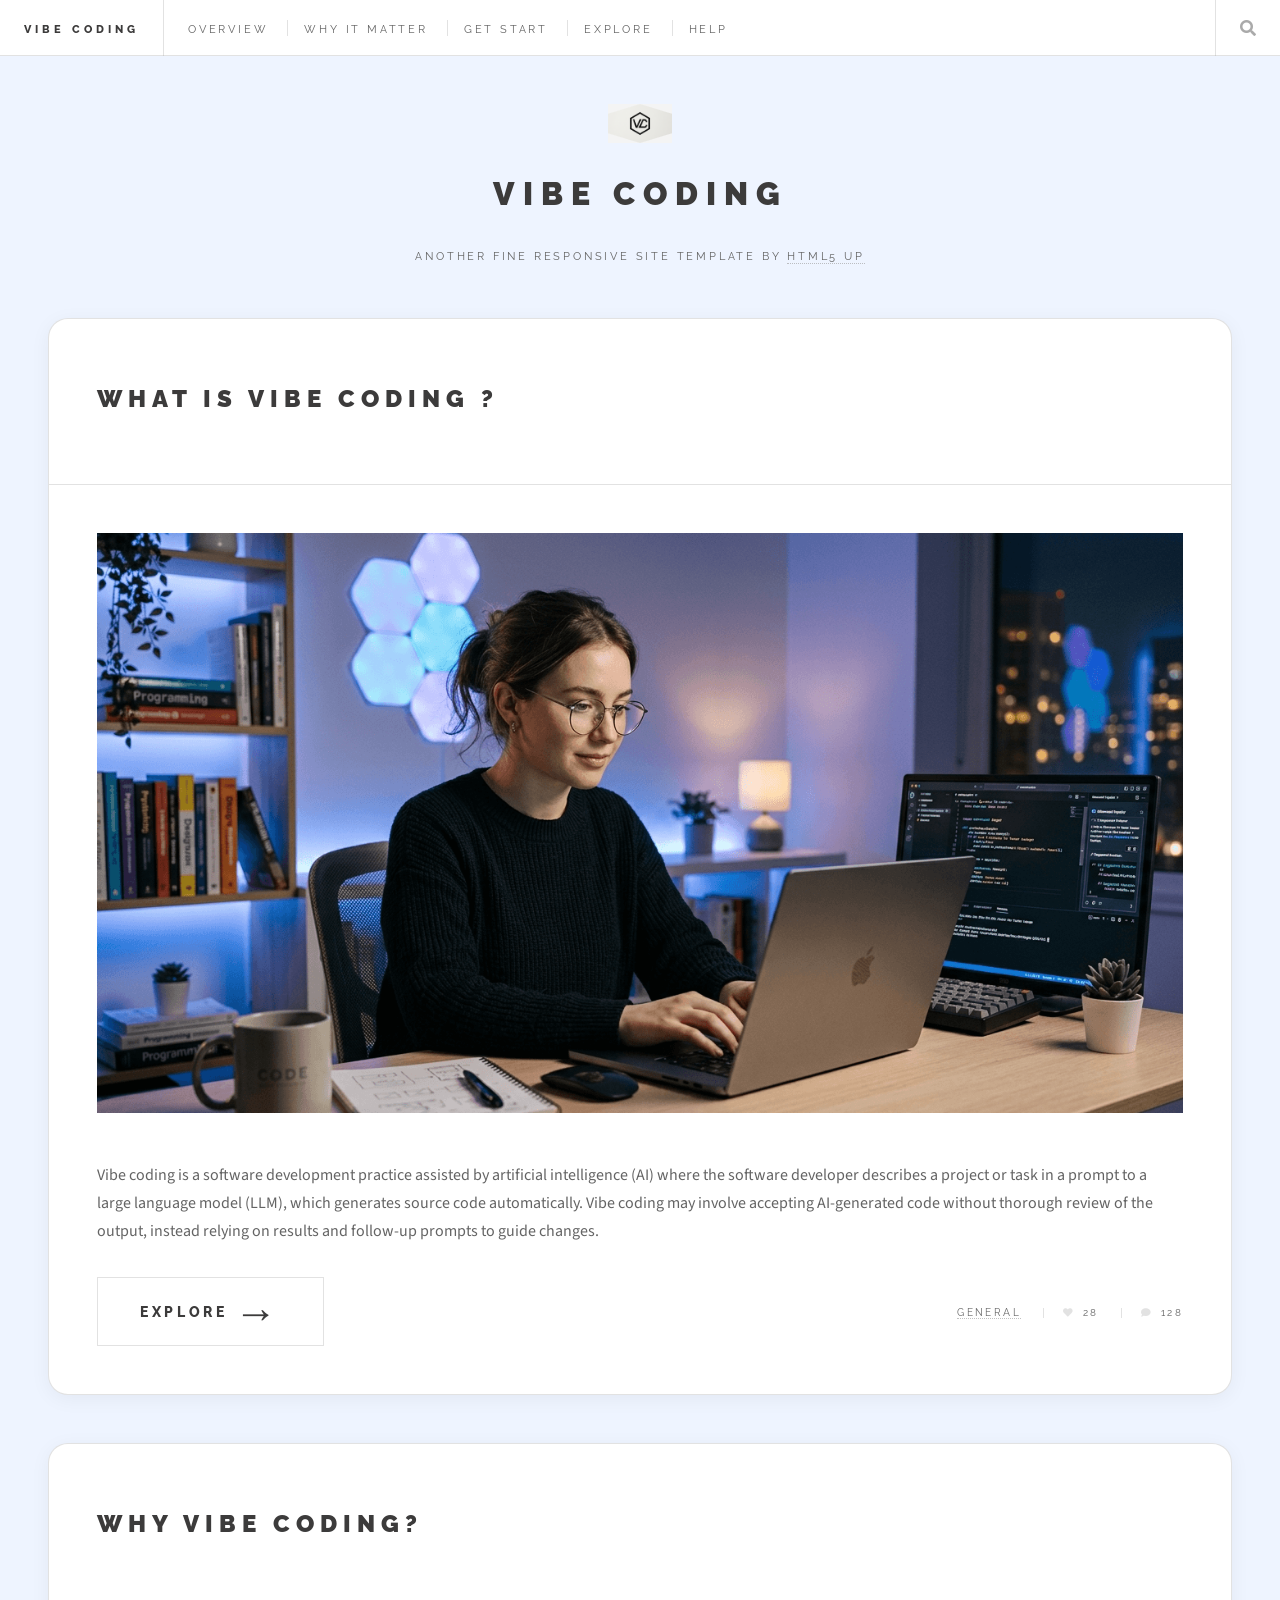
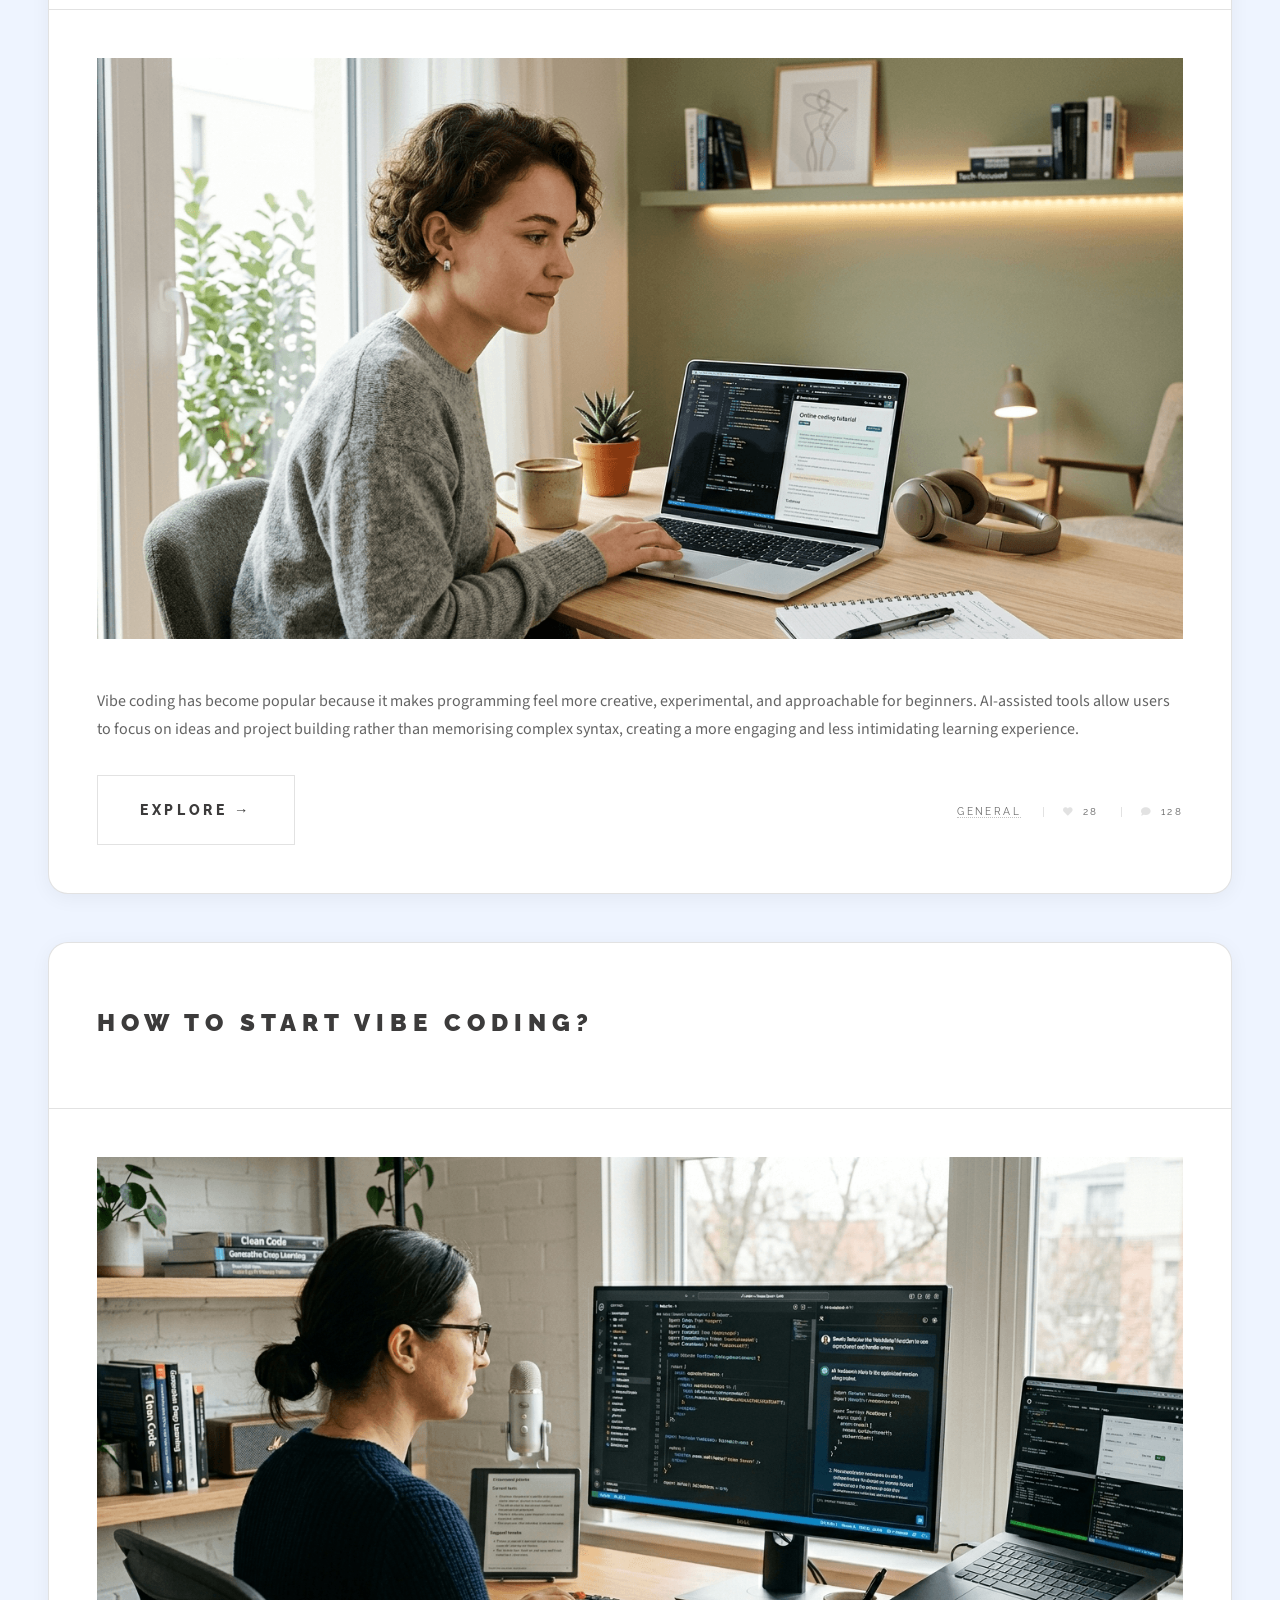
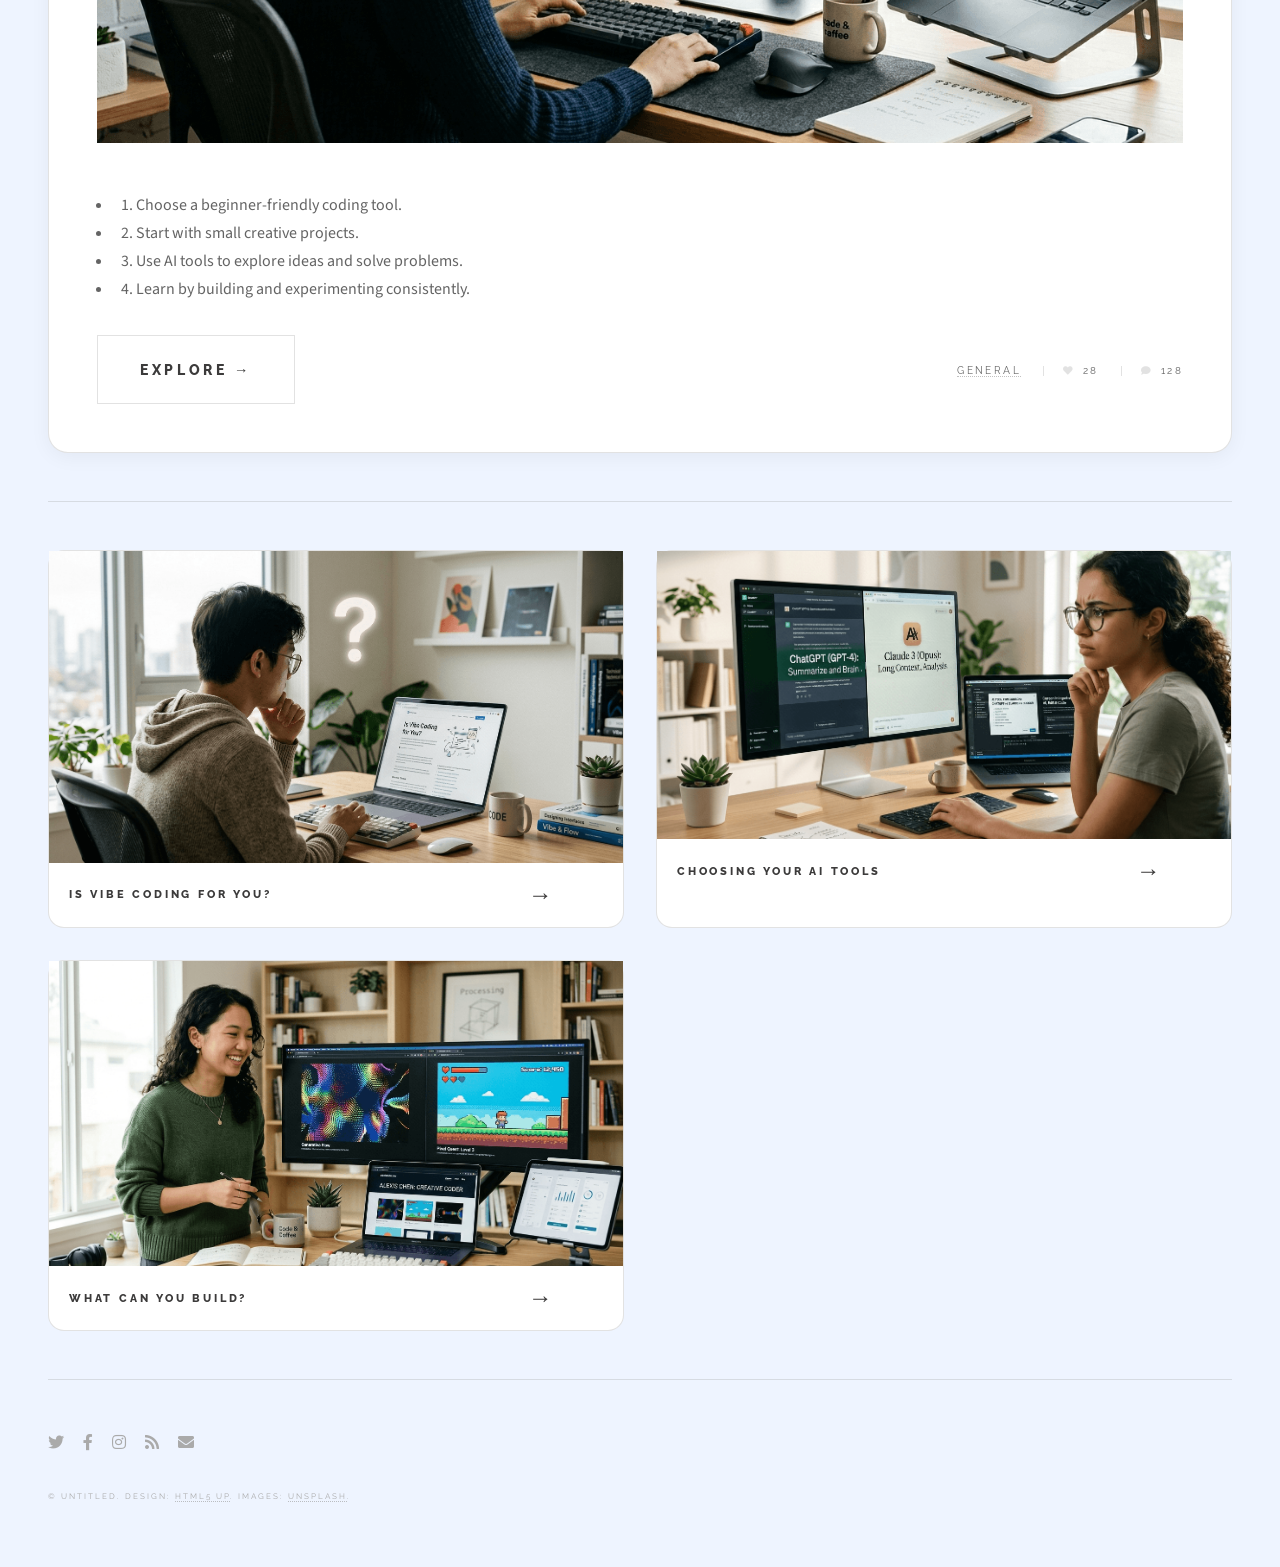
<file: html5up-future-imperfect/index.html>
<!DOCTYPE HTML>
<!--
	Vibe Coding by HTML5 UP
	html5up.net | @ajlkn
	Free for personal and commercial use under the CCA 3.0 license (html5up.net/license)
-->
<html>
	<head>
		<title>Vibe Coding by HTML5 UP</title>
		<meta charset="utf-8" />
		<meta name="viewport" content="width=device-width, initial-scale=1, user-scalable=no" />
		<link rel="stylesheet" href="assets/css/main.css" />
	</head>
	<body class="is-preload">

		<!-- Wrapper -->
			<div id="wrapper">

				<!-- Header -->
					<header id="header">
						<h1><a href="./">Vibe Coding</a></h1>
						<nav class="links">
							<ul>
								<li><a href="single">OVERVIEW</a></li>
								<li><a href="#">WHY IT MATTER</a></li>
								<li><a href="#">GET START</a></li>
								<li><a href="#">EXPLORE</a></li>								
								<li><a href="#">HELP</a></li>
							</ul>
						</nav>
						<nav class="main">
							<ul>
								<li class="search">
									<a class="fa-search" href="#search">Search</a>
									<form id="search" method="get" action="#">
										<input type="text" name="query" placeholder="Search" />
									</form>
								</li>
							
							</ul>
						</nav>
					</header>

				<!-- Main -->
					<div id="main">

						<!-- Post -->
							<article class="post">
								<header>
									<div class="title">
										<h2><a href="single.html">What is Vibe Coding ?</a></h2>
										<p></p>
									</div>
									
								</header>
								<a href="single.html" class="image featured"><img src="images/What is vibe coding.png" alt="Student learning about vibe coding on a laptop" /></a>
								<p>Vibe coding is a software development practice assisted by artificial intelligence (AI) where the software developer describes a project or task in a prompt to a large language model (LLM), which generates source code automatically. Vibe coding may involve accepting AI-generated code without thorough review of the output, instead relying on results and follow-up prompts to guide changes.</p>
								<footer>
									<ul class="actions">
										<li><a href="single.html" class="button large">Explore <span class="button-arrow">→</span></a></li>
									</ul>
									<ul class="stats">
										<li><a href="#">General</a></li>
										<li><a href="#" class="icon solid fa-heart">28</a></li>
										<li><a href="#" class="icon solid fa-comment">128</a></li>
									</ul>
								</footer>
							</article>

						<!-- Post -->
							<article class="post">
								<header>
									<div class="title">
										<h2><a href="single.html">Why Vibe Coding?</a></h2>
										<p></p>
									</div>
									
								</header>
								<a href="single.html" class="image featured"><img src="images/How to start.png" alt="Student search why vibe coding" /></a>
								<p>Vibe coding has become popular because it makes programming feel more creative, experimental, and approachable for beginners. AI-assisted tools allow users to focus on ideas and project building rather than memorising complex syntax, creating a more engaging and less intimidating learning experience.
								</p>
								<footer>
									<ul class="actions">
										<li><a class="button large"> Explore →</a></li>
									</ul>
									<ul class="stats">
										<li><a href="#">General</a></li>
										<li><a href="#" class="icon solid fa-heart">28</a></li>
										<li><a href="#" class="icon solid fa-comment">128</a></li>
									</ul>
								</footer>
							</article>

						<!-- Post -->
							<article class="post">
								<header>
									<div class="title">
										<h2><a href="single.html">How to start Vibe Coding?</a></h2>
										<p></p>
									</div>
									
								</header>
								<a href="single.html" class="image featured"><img src="images/Recommended Tools.png" alt="Student shows how to start vibe coding" /></a>
								<p><ul>
								<li>1. Choose a beginner-friendly coding tool.</li>
									<li>2. Start with small creative projects.</li>
									<li>3. Use AI tools to explore ideas and solve problems.</li>
									<li>4. Learn by building and experimenting consistently.</li></ul>
								</p>
								<footer>
									<ul class="actions">
										<li><a class="button large">Explore →</a></li>
									</ul>
									<ul class="stats">
										<li><a href="#">General</a></li>
										<li><a href="#" class="icon solid fa-heart">28</a></li>
										<li><a href="#" class="icon solid fa-comment">128</a></li>
									</ul>
								</footer>
							</article>

						<!-- Post -->
						<!--
							<article class="post">
								<header>
									<div class="title">
										<h2><a href="#">Elements</a></h2>
										<p>Lorem ipsum dolor amet nullam consequat etiam feugiat</p>
									</div>
									<div class="meta">
										<time class="published" datetime="2015-10-18">October 18, 2015</time>
										<a href="#" class="author"><span class="name">Jane Doe</span><img src="images/avatar.jpg" alt="" /></a>
									</div>
								</header>

								<section>
									<h3>Text</h3>
									<p>This is <b>bold</b> and this is <strong>strong</strong>. This is <i>italic</i> and this is <em>emphasized</em>.
									This is <sup>superscript</sup> text and this is <sub>subscript</sub> text.
									This is <u>underlined</u> and this is code: <code>for (;;) { ... }</code>. Finally, <a href="#">this is a link</a>.</p>
									<hr />
									<p>Nunc lacinia ante nunc ac lobortis. Interdum adipiscing gravida odio porttitor sem non mi integer non faucibus ornare mi ut ante amet placerat aliquet. Volutpat eu sed ante lacinia sapien lorem accumsan varius montes viverra nibh in adipiscing blandit tempus accumsan.</p>
									<hr />
									<h2>Heading Level 2</h2>
									<h3>Heading Level 3</h3>
									<h4>Heading Level 4</h4>
									<hr />
									<h4>Blockquote</h4>
									<blockquote>Fringilla nisl. Donec accumsan interdum nisi, quis tincidunt felis sagittis eget tempus euismod. Vestibulum ante ipsum primis in faucibus vestibulum. Blandit adipiscing eu felis iaculis volutpat ac adipiscing accumsan faucibus. Vestibulum ante ipsum primis in faucibus lorem ipsum dolor sit amet nullam adipiscing eu felis.</blockquote>
									<h4>Preformatted</h4>
									<pre><code>i = 0;

while (!deck.isInOrder()) {
  print 'Iteration ' + i;
  deck.shuffle();
  i++;
}

print 'It took ' + i + ' iterations to sort the deck.';</code></pre>
								</section>

								<section>
									<h3>Lists</h3>
									<div class="row">
										<div class="col-6 col-12-medium">
											<h4>Unordered</h4>
											<ul>
												<li>Dolor pulvinar etiam.</li>
												<li>Sagittis adipiscing.</li>
												<li>Felis enim feugiat.</li>
											</ul>
											<h4>Alternate</h4>
											<ul class="alt">
												<li>Dolor pulvinar etiam.</li>
												<li>Sagittis adipiscing.</li>
												<li>Felis enim feugiat.</li>
											</ul>
										</div>
										<div class="col-6 col-12-medium">
											<h4>Ordered</h4>
											<ol>
												<li>Dolor pulvinar etiam.</li>
												<li>Etiam vel felis viverra.</li>
												<li>Felis enim feugiat.</li>
												<li>Dolor pulvinar etiam.</li>
												<li>Etiam vel felis lorem.</li>
												<li>Felis enim et feugiat.</li>
											</ol>
											<h4>Icons</h4>
											<ul class="icons">
												<li><a href="#" class="icon brands fa-twitter"><span class="label">Twitter</span></a></li>
												<li><a href="#" class="icon brands fa-facebook-f"><span class="label">Facebook</span></a></li>
												<li><a href="#" class="icon brands fa-instagram"><span class="label">Instagram</span></a></li>
												<li><a href="#" class="icon brands fa-github"><span class="label">Github</span></a></li>
											</ul>
										</div>
									</div>
									<h3>Actions</h3>
									<div class="row">
										<div class="col-6 col-12-medium">
											<ul class="actions">
												<li><a href="#" class="button">Default</a></li>
												<li><a href="#" class="button">Default</a></li>
												<li><a href="#" class="button">Default</a></li>
											</ul>
											<ul class="actions small">
												<li><a href="#" class="button small">Small</a></li>
												<li><a href="#" class="button small">Small</a></li>
												<li><a href="#" class="button small">Small</a></li>
											</ul>
											<ul class="actions stacked">
												<li><a href="#" class="button">Default</a></li>
												<li><a href="#" class="button">Default</a></li>
												<li><a href="#" class="button">Default</a></li>
											</ul>
											<ul class="actions stacked">
												<li><a href="#" class="button small">Small</a></li>
												<li><a href="#" class="button small">Small</a></li>
												<li><a href="#" class="button small">Small</a></li>
											</ul>
										</div>
										<div class="col-6 col-12-medium">
											<ul class="actions stacked">
												<li><a href="#" class="button fit">Default</a></li>
												<li><a href="#" class="button fit">Default</a></li>
											</ul>
											<ul class="actions stacked">
												<li><a href="#" class="button small fit">Small</a></li>
												<li><a href="#" class="button small fit">Small</a></li>
											</ul>
										</div>
									</div>
								</section>

								<section>
									<h3>Table</h3>
									<h4>Default</h4>
									<div class="table-wrapper">
										<table>
											<thead>
												<tr>
													<th>Name</th>
													<th>Description</th>
													<th>Price</th>
												</tr>
											</thead>
											<tbody>
												<tr>
													<td>Item One</td>
													<td>Ante turpis integer aliquet porttitor.</td>
													<td>29.99</td>
												</tr>
												<tr>
													<td>Item Two</td>
													<td>Vis ac commodo adipiscing arcu aliquet.</td>
													<td>19.99</td>
												</tr>
												<tr>
													<td>Item Three</td>
													<td> Morbi faucibus arcu accumsan lorem.</td>
													<td>29.99</td>
												</tr>
												<tr>
													<td>Item Four</td>
													<td>Vitae integer tempus condimentum.</td>
													<td>19.99</td>
												</tr>
												<tr>
													<td>Item Five</td>
													<td>Ante turpis integer aliquet porttitor.</td>
													<td>29.99</td>
												</tr>
											</tbody>
											<tfoot>
												<tr>
													<td colspan="2"></td>
													<td>100.00</td>
												</tr>
											</tfoot>
										</table>
									</div>

									<h4>Alternate</h4>
									<div class="table-wrapper">
										<table class="alt">
											<thead>
												<tr>
													<th>Name</th>
													<th>Description</th>
													<th>Price</th>
												</tr>
											</thead>
											<tbody>
												<tr>
													<td>Item One</td>
													<td>Ante turpis integer aliquet porttitor.</td>
													<td>29.99</td>
												</tr>
												<tr>
													<td>Item Two</td>
													<td>Vis ac commodo adipiscing arcu aliquet.</td>
													<td>19.99</td>
												</tr>
												<tr>
													<td>Item Three</td>
													<td> Morbi faucibus arcu accumsan lorem.</td>
													<td>29.99</td>
												</tr>
												<tr>
													<td>Item Four</td>
													<td>Vitae integer tempus condimentum.</td>
													<td>19.99</td>
												</tr>
												<tr>
													<td>Item Five</td>
													<td>Ante turpis integer aliquet porttitor.</td>
													<td>29.99</td>
												</tr>
											</tbody>
											<tfoot>
												<tr>
													<td colspan="2"></td>
													<td>100.00</td>
												</tr>
											</tfoot>
										</table>
									</div>
								</section>

								<section>
									<h3>Buttons</h3>
									<ul class="actions">
										<li><a href="#" class="button large">Large</a></li>
										<li><a href="#" class="button">Default</a></li>
										<li><a href="#" class="button small">Small</a></li>
									</ul>
									<ul class="actions fit">
										<li><a href="#" class="button fit">Fit</a></li>
										<li><a href="#" class="button fit">Fit</a></li>
										<li><a href="#" class="button fit">Fit</a></li>
									</ul>
									<ul class="actions fit small">
										<li><a href="#" class="button fit small">Fit + Small</a></li>
										<li><a href="#" class="button fit small">Fit + Small</a></li>
										<li><a href="#" class="button fit small">Fit + Small</a></li>
									</ul>
									<ul class="actions">
										<li><a href="#" class="button icon solid fa-download">Icon</a></li>
										<li><a href="#" class="button icon solid fa-upload">Icon</a></li>
										<li><a href="#" class="button icon solid fa-save">Icon</a></li>
									</ul>
									<ul class="actions">
										<li><span class="button disabled">Disabled</span></li>
										<li><span class="button disabled icon solid fa-download">Disabled</span></li>
									</ul>
								</section>

								<section>
									<h3>Form</h3>
									<form method="post" action="#">
										<div class="row gtr-uniform">
											<div class="col-6 col-12-xsmall">
												<input type="text" name="demo-name" id="demo-name" value="" placeholder="Name" />
											</div>
											<div class="col-6 col-12-xsmall">
												<input type="email" name="demo-email" id="demo-email" value="" placeholder="Email" />
											</div>
											<div class="col-12">
												<select name="demo-category" id="demo-category">
													<option value="">- Category -</option>
													<option value="1">Manufacturing</option>
													<option value="1">Shipping</option>
													<option value="1">Administration</option>
													<option value="1">Human Resources</option>
												</select>
											</div>
											<div class="col-4 col-12-small">
												<input type="radio" id="demo-priority-low" name="demo-priority" checked>
												<label for="demo-priority-low">Low</label>
											</div>
											<div class="col-4 col-12-small">
												<input type="radio" id="demo-priority-normal" name="demo-priority">
												<label for="demo-priority-normal">Normal</label>
											</div>
											<div class="col-4 col-12-small">
												<input type="radio" id="demo-priority-high" name="demo-priority">
												<label for="demo-priority-high">High</label>
											</div>
											<div class="col-6 col-12-small">
												<input type="checkbox" id="demo-copy" name="demo-copy">
												<label for="demo-copy">Email me a copy</label>
											</div>
											<div class="col-6 col-12-small">
												<input type="checkbox" id="demo-human" name="demo-human" checked>
												<label for="demo-human">Not a robot</label>
											</div>
											<div class="col-12">
												<textarea name="demo-message" id="demo-message" placeholder="Enter your message" rows="6"></textarea>
											</div>
											<div class="col-12">
												<ul class="actions">
													<li><input type="submit" value="Send Message" /></li>
													<li><input type="reset" value="Reset" /></li>
												</ul>
											</div>
										</div>
									</form>
								</section>

								<section>
									<h3>Image</h3>
									<h4>Fit</h4>
									<div class="box alt">
										<div class="row gtr-uniform">
											<div class="col-12"><span class="image fit"><img src="images/pic02.jpg" alt="" /></span></div>
											<div class="col-4"><span class="image fit"><img src="images/pic04.jpg" alt="" /></span></div>
											<div class="col-4"><span class="image fit"><img src="images/pic05.jpg" alt="" /></span></div>
											<div class="col-4"><span class="image fit"><img src="images/pic06.jpg" alt="" /></span></div>
											<div class="col-4"><span class="image fit"><img src="images/pic06.jpg" alt="" /></span></div>
											<div class="col-4"><span class="image fit"><img src="images/pic04.jpg" alt="" /></span></div>
											<div class="col-4"><span class="image fit"><img src="images/pic05.jpg" alt="" /></span></div>
											<div class="col-4"><span class="image fit"><img src="images/pic05.jpg" alt="" /></span></div>
											<div class="col-4"><span class="image fit"><img src="images/pic06.jpg" alt="" /></span></div>
											<div class="col-4"><span class="image fit"><img src="images/pic04.jpg" alt="" /></span></div>
										</div>
									</div>
									<h4>Left &amp; Right</h4>
									<p><span class="image left"><img src="images/pic07.jpg" alt="" /></span>Fringilla nisl. Donec accumsan interdum nisi, quis tincidunt felis sagittis eget. tempus euismod. Vestibulum ante ipsum primis in faucibus vestibulum. Blandit adipiscing eu felis iaculis volutpat ac adipiscing accumsan eu faucibus. Integer ac pellentesque praesent tincidunt felis sagittis eget. tempus euismod. Vestibulum ante ipsum primis in faucibus vestibulum. Blandit adipiscing eu felis iaculis volutpat ac adipiscing accumsan eu faucibus. Integer ac pellentesque praesent. Donec accumsan interdum nisi, quis tincidunt felis sagittis eget. tempus euismod. Vestibulum ante ipsum primis in faucibus vestibulum. Blandit adipiscing eu felis iaculis volutpat ac adipiscing accumsan eu faucibus. Integer ac pellentesque praesent tincidunt felis sagittis eget. tempus euismod. Vestibulum ante ipsum primis in faucibus vestibulum. Blandit adipiscing eu felis iaculis volutpat ac adipiscing accumsan eu faucibus. Integer ac pellentesque praesent. Blandit adipiscing eu felis iaculis volutpat ac adipiscing accumsan eu faucibus. Integer ac pellentesque praesent tincidunt felis sagittis eget. tempus euismod. Vestibulum ante ipsum primis in faucibus vestibulum. Blandit adipiscing eu felis iaculis volutpat ac adipiscing accumsan eu faucibus. Integer ac pellentesque praesent.</p>
									<p><span class="image right"><img src="images/pic04.jpg" alt="" /></span>Fringilla nisl. Donec accumsan interdum nisi, quis tincidunt felis sagittis eget. tempus euismod. Vestibulum ante ipsum primis in faucibus vestibulum. Blandit adipiscing eu felis iaculis volutpat ac adipiscing accumsan eu faucibus. Integer ac pellentesque praesent tincidunt felis sagittis eget. tempus euismod. Vestibulum ante ipsum primis in faucibus vestibulum. Blandit adipiscing eu felis iaculis volutpat ac adipiscing accumsan eu faucibus. Integer ac pellentesque praesent. Donec accumsan interdum nisi, quis tincidunt felis sagittis eget. tempus euismod. Vestibulum ante ipsum primis in faucibus vestibulum. Blandit adipiscing eu felis iaculis volutpat ac adipiscing accumsan eu faucibus. Integer ac pellentesque praesent tincidunt felis sagittis eget. tempus euismod. Vestibulum ante ipsum primis in faucibus vestibulum. Blandit adipiscing eu felis iaculis volutpat ac adipiscing accumsan eu faucibus. Integer ac pellentesque praesent. Blandit adipiscing eu felis iaculis volutpat ac adipiscing accumsan eu faucibus. Integer ac pellentesque praesent tincidunt felis sagittis eget. tempus euismod. Vestibulum ante ipsum primis in faucibus vestibulum. Blandit adipiscing eu felis iaculis volutpat ac adipiscing accumsan eu faucibus. Integer ac pellentesque praesent.</p>
								</section>

							</article>
						-->


					</div>

				<!-- Sidebar -->
					<section id="sidebar">

						<!-- Intro -->
							<section id="intro">
								<a href="#" class="logo"><img src="images/VB symbol.png" alt="" /></a>
								<header>
									<h2>Vibe Coding</h2>
									<p>Another fine responsive site template by <a href="http://html5up.net">HTML5 UP</a></p>
								</header>
							</section>

						<!-- Mini Posts -->
							<section>
								<div class="mini-posts">

									<!-- Mini Post -->
										<article class="mini-post">
											<header>
												<h3><a href="single.html"><span class="mini-post-title">Is Vibe Coding for You?</span><span class="arrow">→</span></a></h3>
																							
											</header>
											<a href="single.html" class="image"><img src="images/Is vibe coding for you.png" alt="student confuse is vibe coding for him." /></a>
										</article>

									<!-- Mini Post -->
										<article class="mini-post">
											<header>
												<h3><a href="single.html"><span class="mini-post-title">Choosing Your AI Tools</span><span class="arrow">→</span></a></h3>
												
											</header>
											<a href="single.html" class="image"><img src="images/Choose AI tools.png" alt="student choose ai tools from several ai tools" /></a>
										</article>

									<!-- Mini Post -->
										<article class="mini-post">
											<header>
												<h3><a href="single.html"><span class="mini-post-title">What Can You Build?</span><span class="arrow">→</span></a></h3>
												
											</header>
											<a href="single.html" class="image"><img src="images/What can you build.png" alt="student show what can build use vibe coding." /></a>
										</article>

								</div>
							</section>


						<!-- Footer -->
							<section id="footer">
								<ul class="icons">
									<li><a href="#" class="icon brands fa-twitter"><span class="label">Twitter</span></a></li>
									<li><a href="#" class="icon brands fa-facebook-f"><span class="label">Facebook</span></a></li>
									<li><a href="#" class="icon brands fa-instagram"><span class="label">Instagram</span></a></li>
									<li><a href="#" class="icon solid fa-rss"><span class="label">RSS</span></a></li>
									<li><a href="#" class="icon solid fa-envelope"><span class="label">Email</span></a></li>
								</ul>
								<p class="copyright">&copy; Untitled. Design: <a href="http://html5up.net">HTML5 UP</a>. Images: <a href="http://unsplash.com">Unsplash</a>.</p>
							</section>

					</section>

			</div>

		<!-- Scripts -->
			<script src="assets/js/jquery.min.js"></script>
			<script src="assets/js/browser.min.js"></script>
			<script src="assets/js/breakpoints.min.js"></script>
			<script src="assets/js/util.js"></script>
			<script src="assets/js/main.js"></script>

	</body>
</html>
</file>
<file: html5up-future-imperfect/assets/css/main.css>
@import url(fontawesome-all.min.css);
@import url("https://fonts.googleapis.com/css?family=Source+Sans+Pro:400,700|Raleway:400,800,900");

/*
	Future Imperfect by HTML5 UP
	html5up.net | @ajlkn
	Free for personal and commercial use under the CCA 3.0 license (html5up.net/license)
*/

html, body, div, span, applet, object,
iframe, h1, h2, h3, h4, h5, h6, p, blockquote,
pre, a, abbr, acronym, address, big, cite,
code, del, dfn, em, img, ins, kbd, q, s, samp,
small, strike, strong, sub, sup, tt, var, b,
u, i, center, dl, dt, dd, ol, ul, li, fieldset,
form, label, legend, table, caption, tbody,
tfoot, thead, tr, th, td, article, aside,
canvas, details, embed, figure, figcaption,
footer, header, hgroup, menu, nav, output, ruby,
section, summary, time, mark, audio, video {
	margin: 0;
	padding: 0;
	border: 0;
	font-size: 100%;
	font: inherit;
	vertical-align: baseline;}

article, aside, details, figcaption, figure,
footer, header, hgroup, menu, nav, section {
	display: block;}

body {
	line-height: 1;
}

ol, ul {
	list-style: none;
}

blockquote, q {
	quotes: none;
}

	blockquote:before, blockquote:after, q:before, q:after {
		content: '';
		content: none;
	}

table {
	border-collapse: collapse;
	border-spacing: 0;
}

body {
	-webkit-text-size-adjust: none;
}

mark {
	background-color: transparent;
	color: inherit;
}

input::-moz-focus-inner {
	border: 0;
	padding: 0;
}

input, select, textarea {
	-moz-appearance: none;
	-webkit-appearance: none;
	-ms-appearance: none;
	appearance: none;
}

/* Basic */

	@-ms-viewport {
		width: device-width;
	}

	body {
		-ms-overflow-style: scrollbar;
	}

	@media screen and (max-width: 480px) {

		html, body {
			min-width: 320px;
		}

	}

	html {
		box-sizing: border-box;
	}

	*, *:before, *:after {
		box-sizing: inherit;
	}

	body {
		background: #EEF4FF;
	}

		body.is-preload *, body.is-preload *:before, body.is-preload *:after {
			-moz-animation: none !important;
			-webkit-animation: none !important;
			-ms-animation: none !important;
			animation: none !important;
			-moz-transition: none !important;
			-webkit-transition: none !important;
			-ms-transition: none !important;
			transition: none !important;
		}

/* Type */

	body, input, select, textarea {
		color: #646464;
		font-family: "Source Sans Pro", Helvetica, sans-serif;
		font-size: 14pt;
		font-weight: 400;
		line-height: 1.75;
	}

		@media screen and (max-width: 1680px) {

			body, input, select, textarea {
				font-size: 12pt;
			}

		}

		@media screen and (max-width: 1280px) {

			body, input, select, textarea {
				font-size: 12pt;
			}

		}

		@media screen and (max-width: 980px) {

			body, input, select, textarea {
				font-size: 12pt;
			}

		}

		@media screen and (max-width: 736px) {

			body, input, select, textarea {
				font-size: 12pt;
			}

		}

		@media screen and (max-width: 480px) {

			body, input, select, textarea {
				font-size: 12pt;
			}

		}

	a {
		-moz-transition: color 0.2s ease, border-bottom-color 0.2s ease;
		-webkit-transition: color 0.2s ease, border-bottom-color 0.2s ease;
		-ms-transition: color 0.2s ease, border-bottom-color 0.2s ease;
		transition: color 0.2s ease, border-bottom-color 0.2s ease;
		border-bottom: dotted 1px rgba(160, 160, 160, 0.65);
		color: inherit;
		text-decoration: none;
	}

		a:before {
			-moz-transition: color 0.2s ease;
			-webkit-transition: color 0.2s ease;
			-ms-transition: color 0.2s ease;
			transition: color 0.2s ease;
		}

		a:hover {
			border-bottom-color: transparent;
			color: #2ebaae !important;
		}

			a:hover:before {
				color: #2ebaae !important;
			}

	strong, b {
		color: #3c3b3b;
		font-weight: 700;
	}

	em, i {
		font-style: italic;
	}

	p {
		margin: 0 0 2em 0;
	}

	h1, h2, h3, h4, h5, h6 {
		color: #3c3b3b;
		font-family: "Raleway", Helvetica, sans-serif;
		font-weight: 800;
		letter-spacing: 0.25em;
		line-height: 1.65;
		margin: 0 0 1em 0;
		text-transform: uppercase;
	}

		h1 a, h2 a, h3 a, h4 a, h5 a, h6 a {
			color: inherit;
			border-bottom: 0;
		}

	h2 {
		font-size: 1.1em;
	}

	h3 {
		font-size: 0.9em;
	}

	h4 {
		font-size: 0.7em;
	}

	h5 {
		font-size: 0.7em;
	}

	h6 {
		font-size: 0.7em;
	}

	sub {
		font-size: 0.8em;
		position: relative;
		top: 0.5em;
	}

	sup {
		font-size: 0.8em;
		position: relative;
		top: -0.5em;
	}

	blockquote {
		border-left: solid 4px rgba(160, 160, 160, 0.3);
		font-style: italic;
		margin: 0 0 2em 0;
		padding: 0.5em 0 0.5em 2em;
	}

	code {
		background: rgba(160, 160, 160, 0.075);
		border: solid 1px rgba(160, 160, 160, 0.3);
		font-family: "Courier New", monospace;
		font-size: 0.9em;
		margin: 0 0.25em;
		padding: 0.25em 0.65em;
	}

	pre {
		-webkit-overflow-scrolling: touch;
		font-family: "Courier New", monospace;
		font-size: 0.9em;
		margin: 0 0 2em 0;
	}

		pre code {
			display: block;
			line-height: 1.75em;
			padding: 1em 1.5em;
			overflow-x: auto;
		}

	hr {
		border: 0;
		border-bottom: solid 1px rgba(160, 160, 160, 0.3);
		margin: 2em 0;
	}

		hr.major {
			margin: 3em 0;
		}

	.align-left {
		text-align: left;
	}

	.align-center {
		text-align: center;
	}

	.align-right {
		text-align: right;
	}

/* Row */

	.row {
		display: flex;
		flex-wrap: wrap;
		box-sizing: border-box;
		align-items: stretch;
	}

		.row > * {
			box-sizing: border-box;
		}

		.row.gtr-uniform > * > :last-child {
			margin-bottom: 0;
		}

		.row.aln-left {
			justify-content: flex-start;
		}

		.row.aln-center {
			justify-content: center;
		}

		.row.aln-right {
			justify-content: flex-end;
		}

		.row.aln-top {
			align-items: flex-start;
		}

		.row.aln-middle {
			align-items: center;
		}

		.row.aln-bottom {
			align-items: flex-end;
		}

		.row > .imp {
			order: -1;
		}

		.row > .col-1 {
			width: 8.33333%;
		}

		.row > .off-1 {
			margin-left: 8.33333%;
		}

		.row > .col-2 {
			width: 16.66667%;
		}

		.row > .off-2 {
			margin-left: 16.66667%;
		}

		.row > .col-3 {
			width: 25%;
		}

		.row > .off-3 {
			margin-left: 25%;
		}

		.row > .col-4 {
			width: 33.33333%;
		}

		.row > .off-4 {
			margin-left: 33.33333%;
		}

		.row > .col-5 {
			width: 41.66667%;
		}

		.row > .off-5 {
			margin-left: 41.66667%;
		}

		.row > .col-6 {
			width: 50%;
		}

		.row > .off-6 {
			margin-left: 50%;
		}

		.row > .col-7 {
			width: 58.33333%;
		}

		.row > .off-7 {
			margin-left: 58.33333%;
		}

		.row > .col-8 {
			width: 66.66667%;
		}

		.row > .off-8 {
			margin-left: 66.66667%;
		}

		.row > .col-9 {
			width: 75%;
		}

		.row > .off-9 {
			margin-left: 75%;
		}

		.row > .col-10 {
			width: 83.33333%;
		}

		.row > .off-10 {
			margin-left: 83.33333%;
		}

		.row > .col-11 {
			width: 91.66667%;
		}

		.row > .off-11 {
			margin-left: 91.66667%;
		}

		.row > .col-12 {
			width: 100%;
		}

		.row > .off-12 {
			margin-left: 100%;
		}

		.row.gtr-0 {
			margin-top: 0;
			margin-left: 0em;
		}

			.row.gtr-0 > * {
				padding: 0 0 0 0em;
			}

			.row.gtr-0.gtr-uniform {
				margin-top: 0em;
			}

				.row.gtr-0.gtr-uniform > * {
					padding-top: 0em;
				}

		.row.gtr-25 {
			margin-top: 0;
			margin-left: -0.25em;
		}

			.row.gtr-25 > * {
				padding: 0 0 0 0.25em;
			}

			.row.gtr-25.gtr-uniform {
				margin-top: -0.25em;
			}

				.row.gtr-25.gtr-uniform > * {
					padding-top: 0.25em;
				}

		.row.gtr-50 {
			margin-top: 0;
			margin-left: -0.5em;
		}

			.row.gtr-50 > * {
				padding: 0 0 0 0.5em;
			}

			.row.gtr-50.gtr-uniform {
				margin-top: -0.5em;
			}

				.row.gtr-50.gtr-uniform > * {
					padding-top: 0.5em;
				}

		.row {
			margin-top: 0;
			margin-left: -1em;
		}

			.row > * {
				padding: 0 0 0 1em;
			}

			.row.gtr-uniform {
				margin-top: -1em;
			}

				.row.gtr-uniform > * {
					padding-top: 1em;
				}

		.row.gtr-150 {
			margin-top: 0;
			margin-left: -1.5em;
		}

			.row.gtr-150 > * {
				padding: 0 0 0 1.5em;
			}

			.row.gtr-150.gtr-uniform {
				margin-top: -1.5em;
			}

				.row.gtr-150.gtr-uniform > * {
					padding-top: 1.5em;
				}

		.row.gtr-200 {
			margin-top: 0;
			margin-left: -2em;
		}

			.row.gtr-200 > * {
				padding: 0 0 0 2em;
			}

			.row.gtr-200.gtr-uniform {
				margin-top: -2em;
			}

				.row.gtr-200.gtr-uniform > * {
					padding-top: 2em;
				}

		@media screen and (max-width: 1680px) {

			.row {
				display: flex;
				flex-wrap: wrap;
				box-sizing: border-box;
				align-items: stretch;
			}

				.row > * {
					box-sizing: border-box;
				}

				.row.gtr-uniform > * > :last-child {
					margin-bottom: 0;
				}

				.row.aln-left {
					justify-content: flex-start;
				}

				.row.aln-center {
					justify-content: center;
				}

				.row.aln-right {
					justify-content: flex-end;
				}

				.row.aln-top {
					align-items: flex-start;
				}

				.row.aln-middle {
					align-items: center;
				}

				.row.aln-bottom {
					align-items: flex-end;
				}

				.row > .imp-xlarge {
					order: -1;
				}

				.row > .col-1-xlarge {
					width: 8.33333%;
				}

				.row > .off-1-xlarge {
					margin-left: 8.33333%;
				}

				.row > .col-2-xlarge {
					width: 16.66667%;
				}

				.row > .off-2-xlarge {
					margin-left: 16.66667%;
				}

				.row > .col-3-xlarge {
					width: 25%;
				}

				.row > .off-3-xlarge {
					margin-left: 25%;
				}

				.row > .col-4-xlarge {
					width: 33.33333%;
				}

				.row > .off-4-xlarge {
					margin-left: 33.33333%;
				}

				.row > .col-5-xlarge {
					width: 41.66667%;
				}

				.row > .off-5-xlarge {
					margin-left: 41.66667%;
				}

				.row > .col-6-xlarge {
					width: 50%;
				}

				.row > .off-6-xlarge {
					margin-left: 50%;
				}

				.row > .col-7-xlarge {
					width: 58.33333%;
				}

				.row > .off-7-xlarge {
					margin-left: 58.33333%;
				}

				.row > .col-8-xlarge {
					width: 66.66667%;
				}

				.row > .off-8-xlarge {
					margin-left: 66.66667%;
				}

				.row > .col-9-xlarge {
					width: 75%;
				}

				.row > .off-9-xlarge {
					margin-left: 75%;
				}

				.row > .col-10-xlarge {
					width: 83.33333%;
				}

				.row > .off-10-xlarge {
					margin-left: 83.33333%;
				}

				.row > .col-11-xlarge {
					width: 91.66667%;
				}

				.row > .off-11-xlarge {
					margin-left: 91.66667%;
				}

				.row > .col-12-xlarge {
					width: 100%;
				}

				.row > .off-12-xlarge {
					margin-left: 100%;
				}

				.row.gtr-0 {
					margin-top: 0;
					margin-left: 0em;
				}

					.row.gtr-0 > * {
						padding: 0 0 0 0em;
					}

					.row.gtr-0.gtr-uniform {
						margin-top: 0em;
					}

						.row.gtr-0.gtr-uniform > * {
							padding-top: 0em;
						}

				.row.gtr-25 {
					margin-top: 0;
					margin-left: -0.25em;
				}

					.row.gtr-25 > * {
						padding: 0 0 0 0.25em;
					}

					.row.gtr-25.gtr-uniform {
						margin-top: -0.25em;
					}

						.row.gtr-25.gtr-uniform > * {
							padding-top: 0.25em;
						}

				.row.gtr-50 {
					margin-top: 0;
					margin-left: -0.5em;
				}

					.row.gtr-50 > * {
						padding: 0 0 0 0.5em;
					}

					.row.gtr-50.gtr-uniform {
						margin-top: -0.5em;
					}

						.row.gtr-50.gtr-uniform > * {
							padding-top: 0.5em;
						}

				.row {
					margin-top: 0;
					margin-left: -1em;
				}

					.row > * {
						padding: 0 0 0 1em;
					}

					.row.gtr-uniform {
						margin-top: -1em;
					}

						.row.gtr-uniform > * {
							padding-top: 1em;
						}

				.row.gtr-150 {
					margin-top: 0;
					margin-left: -1.5em;
				}

					.row.gtr-150 > * {
						padding: 0 0 0 1.5em;
					}

					.row.gtr-150.gtr-uniform {
						margin-top: -1.5em;
					}

						.row.gtr-150.gtr-uniform > * {
							padding-top: 1.5em;
						}

				.row.gtr-200 {
					margin-top: 0;
					margin-left: -2em;
				}

					.row.gtr-200 > * {
						padding: 0 0 0 2em;
					}

					.row.gtr-200.gtr-uniform {
						margin-top: -2em;
					}

						.row.gtr-200.gtr-uniform > * {
							padding-top: 2em;
						}

		}

		@media screen and (max-width: 1280px) {

			.row {
				display: flex;
				flex-wrap: wrap;
				box-sizing: border-box;
				align-items: stretch;
			}

				.row > * {
					box-sizing: border-box;
				}

				.row.gtr-uniform > * > :last-child {
					margin-bottom: 0;
				}

				.row.aln-left {
					justify-content: flex-start;
				}

				.row.aln-center {
					justify-content: center;
				}

				.row.aln-right {
					justify-content: flex-end;
				}

				.row.aln-top {
					align-items: flex-start;
				}

				.row.aln-middle {
					align-items: center;
				}

				.row.aln-bottom {
					align-items: flex-end;
				}

				.row > .imp-large {
					order: -1;
				}

				.row > .col-1-large {
					width: 8.33333%;
				}

				.row > .off-1-large {
					margin-left: 8.33333%;
				}

				.row > .col-2-large {
					width: 16.66667%;
				}

				.row > .off-2-large {
					margin-left: 16.66667%;
				}

				.row > .col-3-large {
					width: 25%;
				}

				.row > .off-3-large {
					margin-left: 25%;
				}

				.row > .col-4-large {
					width: 33.33333%;
				}

				.row > .off-4-large {
					margin-left: 33.33333%;
				}

				.row > .col-5-large {
					width: 41.66667%;
				}

				.row > .off-5-large {
					margin-left: 41.66667%;
				}

				.row > .col-6-large {
					width: 50%;
				}

				.row > .off-6-large {
					margin-left: 50%;
				}

				.row > .col-7-large {
					width: 58.33333%;
				}

				.row > .off-7-large {
					margin-left: 58.33333%;
				}

				.row > .col-8-large {
					width: 66.66667%;
				}

				.row > .off-8-large {
					margin-left: 66.66667%;
				}

				.row > .col-9-large {
					width: 75%;
				}

				.row > .off-9-large {
					margin-left: 75%;
				}

				.row > .col-10-large {
					width: 83.33333%;
				}

				.row > .off-10-large {
					margin-left: 83.33333%;
				}

				.row > .col-11-large {
					width: 91.66667%;
				}

				.row > .off-11-large {
					margin-left: 91.66667%;
				}

				.row > .col-12-large {
					width: 100%;
				}

				.row > .off-12-large {
					margin-left: 100%;
				}

				.row.gtr-0 {
					margin-top: 0;
					margin-left: 0em;
				}

					.row.gtr-0 > * {
						padding: 0 0 0 0em;
					}

					.row.gtr-0.gtr-uniform {
						margin-top: 0em;
					}

						.row.gtr-0.gtr-uniform > * {
							padding-top: 0em;
						}

				.row.gtr-25 {
					margin-top: 0;
					margin-left: -0.25em;
				}

					.row.gtr-25 > * {
						padding: 0 0 0 0.25em;
					}

					.row.gtr-25.gtr-uniform {
						margin-top: -0.25em;
					}

						.row.gtr-25.gtr-uniform > * {
							padding-top: 0.25em;
						}

				.row.gtr-50 {
					margin-top: 0;
					margin-left: -0.5em;
				}

					.row.gtr-50 > * {
						padding: 0 0 0 0.5em;
					}

					.row.gtr-50.gtr-uniform {
						margin-top: -0.5em;
					}

						.row.gtr-50.gtr-uniform > * {
							padding-top: 0.5em;
						}

				.row {
					margin-top: 0;
					margin-left: -1em;
				}

					.row > * {
						padding: 0 0 0 1em;
					}

					.row.gtr-uniform {
						margin-top: -1em;
					}

						.row.gtr-uniform > * {
							padding-top: 1em;
						}

				.row.gtr-150 {
					margin-top: 0;
					margin-left: -1.5em;
				}

					.row.gtr-150 > * {
						padding: 0 0 0 1.5em;
					}

					.row.gtr-150.gtr-uniform {
						margin-top: -1.5em;
					}

						.row.gtr-150.gtr-uniform > * {
							padding-top: 1.5em;
						}

				.row.gtr-200 {
					margin-top: 0;
					margin-left: -2em;
				}

					.row.gtr-200 > * {
						padding: 0 0 0 2em;
					}

					.row.gtr-200.gtr-uniform {
						margin-top: -2em;
					}

						.row.gtr-200.gtr-uniform > * {
							padding-top: 2em;
						}

		}

		@media screen and (max-width: 980px) {

			.row {
				display: flex;
				flex-wrap: wrap;
				box-sizing: border-box;
				align-items: stretch;
			}

				.row > * {
					box-sizing: border-box;
				}

				.row.gtr-uniform > * > :last-child {
					margin-bottom: 0;
				}

				.row.aln-left {
					justify-content: flex-start;
				}

				.row.aln-center {
					justify-content: center;
				}

				.row.aln-right {
					justify-content: flex-end;
				}

				.row.aln-top {
					align-items: flex-start;
				}

				.row.aln-middle {
					align-items: center;
				}

				.row.aln-bottom {
					align-items: flex-end;
				}

				.row > .imp-medium {
					order: -1;
				}

				.row > .col-1-medium {
					width: 8.33333%;
				}

				.row > .off-1-medium {
					margin-left: 8.33333%;
				}

				.row > .col-2-medium {
					width: 16.66667%;
				}

				.row > .off-2-medium {
					margin-left: 16.66667%;
				}

				.row > .col-3-medium {
					width: 25%;
				}

				.row > .off-3-medium {
					margin-left: 25%;
				}

				.row > .col-4-medium {
					width: 33.33333%;
				}

				.row > .off-4-medium {
					margin-left: 33.33333%;
				}

				.row > .col-5-medium {
					width: 41.66667%;
				}

				.row > .off-5-medium {
					margin-left: 41.66667%;
				}

				.row > .col-6-medium {
					width: 50%;
				}

				.row > .off-6-medium {
					margin-left: 50%;
				}

				.row > .col-7-medium {
					width: 58.33333%;
				}

				.row > .off-7-medium {
					margin-left: 58.33333%;
				}

				.row > .col-8-medium {
					width: 66.66667%;
				}

				.row > .off-8-medium {
					margin-left: 66.66667%;
				}

				.row > .col-9-medium {
					width: 75%;
				}

				.row > .off-9-medium {
					margin-left: 75%;
				}

				.row > .col-10-medium {
					width: 83.33333%;
				}

				.row > .off-10-medium {
					margin-left: 83.33333%;
				}

				.row > .col-11-medium {
					width: 91.66667%;
				}

				.row > .off-11-medium {
					margin-left: 91.66667%;
				}

				.row > .col-12-medium {
					width: 100%;
				}

				.row > .off-12-medium {
					margin-left: 100%;
				}

				.row.gtr-0 {
					margin-top: 0;
					margin-left: 0em;
				}

					.row.gtr-0 > * {
						padding: 0 0 0 0em;
					}

					.row.gtr-0.gtr-uniform {
						margin-top: 0em;
					}

						.row.gtr-0.gtr-uniform > * {
							padding-top: 0em;
						}

				.row.gtr-25 {
					margin-top: 0;
					margin-left: -0.25em;
				}

					.row.gtr-25 > * {
						padding: 0 0 0 0.25em;
					}

					.row.gtr-25.gtr-uniform {
						margin-top: -0.25em;
					}

						.row.gtr-25.gtr-uniform > * {
							padding-top: 0.25em;
						}

				.row.gtr-50 {
					margin-top: 0;
					margin-left: -0.5em;
				}

					.row.gtr-50 > * {
						padding: 0 0 0 0.5em;
					}

					.row.gtr-50.gtr-uniform {
						margin-top: -0.5em;
					}

						.row.gtr-50.gtr-uniform > * {
							padding-top: 0.5em;
						}

				.row {
					margin-top: 0;
					margin-left: -1em;
				}

					.row > * {
						padding: 0 0 0 1em;
					}

					.row.gtr-uniform {
						margin-top: -1em;
					}

						.row.gtr-uniform > * {
							padding-top: 1em;
						}

				.row.gtr-150 {
					margin-top: 0;
					margin-left: -1.5em;
				}

					.row.gtr-150 > * {
						padding: 0 0 0 1.5em;
					}

					.row.gtr-150.gtr-uniform {
						margin-top: -1.5em;
					}

						.row.gtr-150.gtr-uniform > * {
							padding-top: 1.5em;
						}

				.row.gtr-200 {
					margin-top: 0;
					margin-left: -2em;
				}

					.row.gtr-200 > * {
						padding: 0 0 0 2em;
					}

					.row.gtr-200.gtr-uniform {
						margin-top: -2em;
					}

						.row.gtr-200.gtr-uniform > * {
							padding-top: 2em;
						}

		}

		@media screen and (max-width: 736px) {

			.row {
				display: flex;
				flex-wrap: wrap;
				box-sizing: border-box;
				align-items: stretch;
			}

				.row > * {
					box-sizing: border-box;
				}

				.row.gtr-uniform > * > :last-child {
					margin-bottom: 0;
				}

				.row.aln-left {
					justify-content: flex-start;
				}

				.row.aln-center {
					justify-content: center;
				}

				.row.aln-right {
					justify-content: flex-end;
				}

				.row.aln-top {
					align-items: flex-start;
				}

				.row.aln-middle {
					align-items: center;
				}

				.row.aln-bottom {
					align-items: flex-end;
				}

				.row > .imp-small {
					order: -1;
				}

				.row > .col-1-small {
					width: 8.33333%;
				}

				.row > .off-1-small {
					margin-left: 8.33333%;
				}

				.row > .col-2-small {
					width: 16.66667%;
				}

				.row > .off-2-small {
					margin-left: 16.66667%;
				}

				.row > .col-3-small {
					width: 25%;
				}

				.row > .off-3-small {
					margin-left: 25%;
				}

				.row > .col-4-small {
					width: 33.33333%;
				}

				.row > .off-4-small {
					margin-left: 33.33333%;
				}

				.row > .col-5-small {
					width: 41.66667%;
				}

				.row > .off-5-small {
					margin-left: 41.66667%;
				}

				.row > .col-6-small {
					width: 50%;
				}

				.row > .off-6-small {
					margin-left: 50%;
				}

				.row > .col-7-small {
					width: 58.33333%;
				}

				.row > .off-7-small {
					margin-left: 58.33333%;
				}

				.row > .col-8-small {
					width: 66.66667%;
				}

				.row > .off-8-small {
					margin-left: 66.66667%;
				}

				.row > .col-9-small {
					width: 75%;
				}

				.row > .off-9-small {
					margin-left: 75%;
				}

				.row > .col-10-small {
					width: 83.33333%;
				}

				.row > .off-10-small {
					margin-left: 83.33333%;
				}

				.row > .col-11-small {
					width: 91.66667%;
				}

				.row > .off-11-small {
					margin-left: 91.66667%;
				}

				.row > .col-12-small {
					width: 100%;
				}

				.row > .off-12-small {
					margin-left: 100%;
				}

				.row.gtr-0 {
					margin-top: 0;
					margin-left: 0em;
				}

					.row.gtr-0 > * {
						padding: 0 0 0 0em;
					}

					.row.gtr-0.gtr-uniform {
						margin-top: 0em;
					}

						.row.gtr-0.gtr-uniform > * {
							padding-top: 0em;
						}

				.row.gtr-25 {
					margin-top: 0;
					margin-left: -0.25em;
				}

					.row.gtr-25 > * {
						padding: 0 0 0 0.25em;
					}

					.row.gtr-25.gtr-uniform {
						margin-top: -0.25em;
					}

						.row.gtr-25.gtr-uniform > * {
							padding-top: 0.25em;
						}

				.row.gtr-50 {
					margin-top: 0;
					margin-left: -0.5em;
				}

					.row.gtr-50 > * {
						padding: 0 0 0 0.5em;
					}

					.row.gtr-50.gtr-uniform {
						margin-top: -0.5em;
					}

						.row.gtr-50.gtr-uniform > * {
							padding-top: 0.5em;
						}

				.row {
					margin-top: 0;
					margin-left: -1em;
				}

					.row > * {
						padding: 0 0 0 1em;
					}

					.row.gtr-uniform {
						margin-top: -1em;
					}

						.row.gtr-uniform > * {
							padding-top: 1em;
						}

				.row.gtr-150 {
					margin-top: 0;
					margin-left: -1.5em;
				}

					.row.gtr-150 > * {
						padding: 0 0 0 1.5em;
					}

					.row.gtr-150.gtr-uniform {
						margin-top: -1.5em;
					}

						.row.gtr-150.gtr-uniform > * {
							padding-top: 1.5em;
						}

				.row.gtr-200 {
					margin-top: 0;
					margin-left: -2em;
				}

					.row.gtr-200 > * {
						padding: 0 0 0 2em;
					}

					.row.gtr-200.gtr-uniform {
						margin-top: -2em;
					}

						.row.gtr-200.gtr-uniform > * {
							padding-top: 2em;
						}

		}

		@media screen and (max-width: 480px) {

			.row {
				display: flex;
				flex-wrap: wrap;
				box-sizing: border-box;
				align-items: stretch;
			}

				.row > * {
					box-sizing: border-box;
				}

				.row.gtr-uniform > * > :last-child {
					margin-bottom: 0;
				}

				.row.aln-left {
					justify-content: flex-start;
				}

				.row.aln-center {
					justify-content: center;
				}

				.row.aln-right {
					justify-content: flex-end;
				}

				.row.aln-top {
					align-items: flex-start;
				}

				.row.aln-middle {
					align-items: center;
				}

				.row.aln-bottom {
					align-items: flex-end;
				}

				.row > .imp-xsmall {
					order: -1;
				}

				.row > .col-1-xsmall {
					width: 8.33333%;
				}

				.row > .off-1-xsmall {
					margin-left: 8.33333%;
				}

				.row > .col-2-xsmall {
					width: 16.66667%;
				}

				.row > .off-2-xsmall {
					margin-left: 16.66667%;
				}

				.row > .col-3-xsmall {
					width: 25%;
				}

				.row > .off-3-xsmall {
					margin-left: 25%;
				}

				.row > .col-4-xsmall {
					width: 33.33333%;
				}

				.row > .off-4-xsmall {
					margin-left: 33.33333%;
				}

				.row > .col-5-xsmall {
					width: 41.66667%;
				}

				.row > .off-5-xsmall {
					margin-left: 41.66667%;
				}

				.row > .col-6-xsmall {
					width: 50%;
				}

				.row > .off-6-xsmall {
					margin-left: 50%;
				}

				.row > .col-7-xsmall {
					width: 58.33333%;
				}

				.row > .off-7-xsmall {
					margin-left: 58.33333%;
				}

				.row > .col-8-xsmall {
					width: 66.66667%;
				}

				.row > .off-8-xsmall {
					margin-left: 66.66667%;
				}

				.row > .col-9-xsmall {
					width: 75%;
				}

				.row > .off-9-xsmall {
					margin-left: 75%;
				}

				.row > .col-10-xsmall {
					width: 83.33333%;
				}

				.row > .off-10-xsmall {
					margin-left: 83.33333%;
				}

				.row > .col-11-xsmall {
					width: 91.66667%;
				}

				.row > .off-11-xsmall {
					margin-left: 91.66667%;
				}

				.row > .col-12-xsmall {
					width: 100%;
				}

				.row > .off-12-xsmall {
					margin-left: 100%;
				}

				.row.gtr-0 {
					margin-top: 0;
					margin-left: 0em;
				}

					.row.gtr-0 > * {
						padding: 0 0 0 0em;
					}

					.row.gtr-0.gtr-uniform {
						margin-top: 0em;
					}

						.row.gtr-0.gtr-uniform > * {
							padding-top: 0em;
						}

				.row.gtr-25 {
					margin-top: 0;
					margin-left: -0.25em;
				}

					.row.gtr-25 > * {
						padding: 0 0 0 0.25em;
					}

					.row.gtr-25.gtr-uniform {
						margin-top: -0.25em;
					}

						.row.gtr-25.gtr-uniform > * {
							padding-top: 0.25em;
						}

				.row.gtr-50 {
					margin-top: 0;
					margin-left: -0.5em;
				}

					.row.gtr-50 > * {
						padding: 0 0 0 0.5em;
					}

					.row.gtr-50.gtr-uniform {
						margin-top: -0.5em;
					}

						.row.gtr-50.gtr-uniform > * {
							padding-top: 0.5em;
						}

				.row {
					margin-top: 0;
					margin-left: -1em;
				}

					.row > * {
						padding: 0 0 0 1em;
					}

					.row.gtr-uniform {
						margin-top: -1em;
					}

						.row.gtr-uniform > * {
							padding-top: 1em;
						}

				.row.gtr-150 {
					margin-top: 0;
					margin-left: -1.5em;
				}

					.row.gtr-150 > * {
						padding: 0 0 0 1.5em;
					}

					.row.gtr-150.gtr-uniform {
						margin-top: -1.5em;
					}

						.row.gtr-150.gtr-uniform > * {
							padding-top: 1.5em;
						}

				.row.gtr-200 {
					margin-top: 0;
					margin-left: -2em;
				}

					.row.gtr-200 > * {
						padding: 0 0 0 2em;
					}

					.row.gtr-200.gtr-uniform {
						margin-top: -2em;
					}

						.row.gtr-200.gtr-uniform > * {
							padding-top: 2em;
						}

		}

/* Author */

	.author {
		display: -moz-flex;
		display: -webkit-flex;
		display: -ms-flex;
		display: flex;
		-moz-flex-direction: row;
		-webkit-flex-direction: row;
		-ms-flex-direction: row;
		flex-direction: row;
		-moz-align-items: center;
		-webkit-align-items: center;
		-ms-align-items: center;
		align-items: center;
		-moz-justify-content: -moz-flex-end;
		-webkit-justify-content: -webkit-flex-end;
		-ms-justify-content: -ms-flex-end;
		justify-content: flex-end;
		border-bottom: 0;
		font-family: "Raleway", Helvetica, sans-serif;
		font-size: 0.6em;
		font-weight: 400;
		letter-spacing: 0.25em;
		text-transform: uppercase;
		white-space: nowrap;
	}

		.author .name {
			-moz-transition: border-bottom-color 0.2s ease;
			-webkit-transition: border-bottom-color 0.2s ease;
			-ms-transition: border-bottom-color 0.2s ease;
			transition: border-bottom-color 0.2s ease;
			border-bottom: dotted 1px rgba(160, 160, 160, 0.65);
			display: block;
			margin: 0 1.5em 0 0;
		}

		.author img {
			border-radius: 100%;
			display: block;
			width: 4em;
		}

		.author:hover .name {
			border-bottom-color: transparent;
		}

/* Blurb */

	.blurb h2 {
		font-size: 0.8em;
		margin: 0 0 1.5em 0;
	}

	.blurb h3 {
		font-size: 0.7em;
	}

	.blurb p {
		font-size: 0.9em;
	}

/* Box */

	.box {
		border: solid 1px rgba(160, 160, 160, 0.3);
		margin-bottom: 2em;
		padding: 1.5em;
	}

		.box > :last-child,
		.box > :last-child > :last-child,
		.box > :last-child > :last-child > :last-child {
			margin-bottom: 0;
		}

		.box.alt {
			border: 0;
			border-radius: 0;
			padding: 0;
		}

/* Button */

	input[type="submit"],
	input[type="reset"],
	input[type="button"],
	button,
	.button {
		-moz-appearance: none;
		-webkit-appearance: none;
		-ms-appearance: none;
		appearance: none;
		-moz-transition: background-color 0.2s ease, box-shadow 0.2s ease, color 0.2s ease;
		-webkit-transition: background-color 0.2s ease, box-shadow 0.2s ease, color 0.2s ease;
		-ms-transition: background-color 0.2s ease, box-shadow 0.2s ease, color 0.2s ease;
		transition: background-color 0.2s ease, box-shadow 0.2s ease, color 0.2s ease;
		background-color: transparent;
		border: 0;
		box-shadow: inset 0 0 0 1px rgba(160, 160, 160, 0.3);
		color: #3c3b3b !important;
		cursor: pointer;
		display: inline-block;
		font-family: "Raleway", Helvetica, sans-serif;
		font-size: 0.6em;
		font-weight: 800;
		height: 4.8125em;
		letter-spacing: 0.25em;
		line-height: 4.8125em;
		padding: 0 2.5em;
		text-align: center;
		text-decoration: none;
		text-transform: uppercase;
		white-space: nowrap;
	}

		input[type="submit"]:hover,
		input[type="reset"]:hover,
		input[type="button"]:hover,
		button:hover,
		.button:hover {
			box-shadow: inset 0 0 0 1px #2ebaae;
			color: #2ebaae !important;
		}

			input[type="submit"]:hover:active,
			input[type="reset"]:hover:active,
			input[type="button"]:hover:active,
			button:hover:active,
			.button:hover:active {
				background-color: rgba(46, 186, 174, 0.05);
			}

		input[type="submit"]:before, input[type="submit"]:after,
		input[type="reset"]:before,
		input[type="reset"]:after,
		input[type="button"]:before,
		input[type="button"]:after,
		button:before,
		button:after,
		.button:before,
		.button:after {
			color: #aaaaaa;
			position: relative;
		}

		input[type="submit"]:before,
		input[type="reset"]:before,
		input[type="button"]:before,
		button:before,
		.button:before {
			left: -1em;
			padding: 0 0 0 0.75em;
		}

		input[type="submit"]:after,
		input[type="reset"]:after,
		input[type="button"]:after,
		button:after,
		.button:after {
			left: 1em;
			padding: 0 0.75em 0 0;
		}

		input[type="submit"].fit,
		input[type="reset"].fit,
		input[type="button"].fit,
		button.fit,
		.button.fit {
			width: 100%;
		}

		input[type="submit"].large,
		input[type="reset"].large,
		input[type="button"].large,
		button.large,
		.button.large {
			font-size: 0.9em;
			padding: 0 3em;
		}

		input[type="submit"].small,
		input[type="reset"].small,
		input[type="button"].small,
		button.small,
		.button.small {
			font-size: 0.5em;
		}

		input[type="submit"].disabled, input[type="submit"]:disabled,
		input[type="reset"].disabled,
		input[type="reset"]:disabled,
		input[type="button"].disabled,
		input[type="button"]:disabled,
		button.disabled,
		button:disabled,
		.button.disabled,
		.button:disabled {
			pointer-events: none;
			color: rgba(160, 160, 160, 0.3) !important;
		}

			input[type="submit"].disabled:before, input[type="submit"]:disabled:before,
			input[type="reset"].disabled:before,
			input[type="reset"]:disabled:before,
			input[type="button"].disabled:before,
			input[type="button"]:disabled:before,
			button.disabled:before,
			button:disabled:before,
			.button.disabled:before,
			.button:disabled:before {
				color: rgba(160, 160, 160, 0.3) !important;
			}

/* Form */

	form {
		margin: 0 0 2em 0;
	}

		form.search {
			text-decoration: none;
			position: relative;
		}

			form.search:before {
				-moz-osx-font-smoothing: grayscale;
				-webkit-font-smoothing: antialiased;
				display: inline-block;
				font-style: normal;
				font-variant: normal;
				text-rendering: auto;
				line-height: 1;
				text-transform: none !important;
				font-family: 'Font Awesome 5 Free';
				font-weight: 900;
			}

			form.search:before {
				color: #aaaaaa;
				content: '\f002';
				display: block;
				height: 2.75em;
				left: 0;
				line-height: 2.75em;
				position: absolute;
				text-align: center;
				top: 0;
				width: 2.5em;
			}

			form.search > input:first-child {
				padding-left: 2.5em;
			}

	label {
		color: #3c3b3b;
		display: block;
		font-size: 0.9em;
		font-weight: 700;
		margin: 0 0 1em 0;
	}

	input[type="text"],
	input[type="password"],
	input[type="email"],
	input[type="tel"],
	select,
	textarea {
		-moz-appearance: none;
		-webkit-appearance: none;
		-ms-appearance: none;
		appearance: none;
		background: rgba(160, 160, 160, 0.075);
		border: none;
		border: solid 1px rgba(160, 160, 160, 0.3);
		border-radius: 0;
		color: inherit;
		display: block;
		outline: 0;
		padding: 0 1em;
		text-decoration: none;
		width: 100%;
	}

		input[type="text"]:invalid,
		input[type="password"]:invalid,
		input[type="email"]:invalid,
		input[type="tel"]:invalid,
		select:invalid,
		textarea:invalid {
			box-shadow: none;
		}

		input[type="text"]:focus,
		input[type="password"]:focus,
		input[type="email"]:focus,
		input[type="tel"]:focus,
		select:focus,
		textarea:focus {
			border-color: #2ebaae;
			box-shadow: inset 0 0 0 1px #2ebaae;
		}

	.select-wrapper {
		text-decoration: none;
		display: block;
		position: relative;
	}

		.select-wrapper:before {
			-moz-osx-font-smoothing: grayscale;
			-webkit-font-smoothing: antialiased;
			display: inline-block;
			font-style: normal;
			font-variant: normal;
			text-rendering: auto;
			line-height: 1;
			text-transform: none !important;
			font-family: 'Font Awesome 5 Free';
			font-weight: 900;
		}

		.select-wrapper:before {
			color: rgba(160, 160, 160, 0.3);
			content: '\f078';
			display: block;
			height: 2.75em;
			line-height: 2.75em;
			pointer-events: none;
			position: absolute;
			right: 0;
			text-align: center;
			top: 0;
			width: 2.75em;
		}

		.select-wrapper select::-ms-expand {
			display: none;
		}

	select {
		background-image: url("data:image/svg+xml;charset=utf8,%3Csvg xmlns='http://www.w3.org/2000/svg' width='40' height='40' preserveAspectRatio='none' viewBox='0 0 40 40'%3E%3Cpath d='M9.4,12.3l10.4,10.4l10.4-10.4c0.2-0.2,0.5-0.4,0.9-0.4c0.3,0,0.6,0.1,0.9,0.4l3.3,3.3c0.2,0.2,0.4,0.5,0.4,0.9 c0,0.4-0.1,0.6-0.4,0.9L20.7,31.9c-0.2,0.2-0.5,0.4-0.9,0.4c-0.3,0-0.6-0.1-0.9-0.4L4.3,17.3c-0.2-0.2-0.4-0.5-0.4-0.9 c0-0.4,0.1-0.6,0.4-0.9l3.3-3.3c0.2-0.2,0.5-0.4,0.9-0.4S9.1,12.1,9.4,12.3z' fill='rgba(160, 160, 160, 0.3)' /%3E%3C/svg%3E");
		background-size: 1.25rem;
		background-repeat: no-repeat;
		background-position: calc(100% - 1rem) center;
		height: 2.75em;
		padding-right: 2.75em;
		text-overflow: ellipsis;
	}

		select option {
			color: #3c3b3b;
			background: #ffffff;
		}

		select:focus::-ms-value {
			background-color: transparent;
		}

		select::-ms-expand {
			display: none;
		}

	input[type="text"],
	input[type="password"],
	input[type="email"],
	select {
		height: 2.75em;
	}

	textarea {
		padding: 0.75em 1em;
	}

	input[type="checkbox"],
	input[type="radio"] {
		-moz-appearance: none;
		-webkit-appearance: none;
		-ms-appearance: none;
		appearance: none;
		display: block;
		float: left;
		margin-right: -2em;
		opacity: 0;
		width: 1em;
		z-index: -1;
	}

		input[type="checkbox"] + label,
		input[type="radio"] + label {
			text-decoration: none;
			color: #646464;
			cursor: pointer;
			display: inline-block;
			font-size: 1em;
			font-weight: 400;
			padding-left: 2.4em;
			padding-right: 0.75em;
			position: relative;
		}

			input[type="checkbox"] + label:before,
			input[type="radio"] + label:before {
				-moz-osx-font-smoothing: grayscale;
				-webkit-font-smoothing: antialiased;
				display: inline-block;
				font-style: normal;
				font-variant: normal;
				text-rendering: auto;
				line-height: 1;
				text-transform: none !important;
				font-family: 'Font Awesome 5 Free';
				font-weight: 900;
			}

			input[type="checkbox"] + label:before,
			input[type="radio"] + label:before {
				background: rgba(160, 160, 160, 0.075);
				border: solid 1px rgba(160, 160, 160, 0.3);
				content: '';
				display: inline-block;
				font-size: 0.8em;
				height: 2.0625em;
				left: 0;
				line-height: 2.0625em;
				position: absolute;
				text-align: center;
				top: 0;
				width: 2.0625em;
			}

		input[type="checkbox"]:checked + label:before,
		input[type="radio"]:checked + label:before {
			background: #3c3b3b;
			border-color: #3c3b3b;
			color: #ffffff;
			content: '\f00c';
		}

		input[type="checkbox"]:focus + label:before,
		input[type="radio"]:focus + label:before {
			border-color: #2ebaae;
			box-shadow: 0 0 0 1px #2ebaae;
		}

	input[type="radio"] + label:before {
		border-radius: 100%;
	}

	::-webkit-input-placeholder {
		color: #aaaaaa !important;
		opacity: 1.0;
	}

	:-moz-placeholder {
		color: #aaaaaa !important;
		opacity: 1.0;
	}

	::-moz-placeholder {
		color: #aaaaaa !important;
		opacity: 1.0;
	}

	:-ms-input-placeholder {
		color: #aaaaaa !important;
		opacity: 1.0;
	}

/* Icon */

	.icon {
		text-decoration: none;
		border-bottom: none;
		position: relative;
	}

		.icon:before {
			-moz-osx-font-smoothing: grayscale;
			-webkit-font-smoothing: antialiased;
			display: inline-block;
			font-style: normal;
			font-variant: normal;
			text-rendering: auto;
			line-height: 1;
			text-transform: none !important;
			font-family: 'Font Awesome 5 Free';
			font-weight: 400;
		}

		.icon > .label {
			display: none;
		}

		.icon:before {
			line-height: inherit;
		}

		.icon.solid:before {
			font-weight: 900;
		}

		.icon.brands:before {
			font-family: 'Font Awesome 5 Brands';
		}

		.icon.suffix:before {
			float: right;
		}

/* Image */

	.image {
		border: 0;
		display: inline-block;
		position: relative;
	}

		.image img {
			display: block;
		}

		.image.left, .image.right {
			max-width: 40%;
		}

			.image.left img, .image.right img {
				width: 100%;
			}

		.image.left {
			float: left;
			padding: 0 1.5em 1em 0;
			top: 0.25em;
		}

		.image.right {
			float: right;
			padding: 0 0 1em 1.5em;
			top: 0.25em;
		}

		.image.fit {
			display: block;
			margin: 0 0 2em 0;
			width: 100%;
		}

			.image.fit img {
				width: 100%;
			}

		.image.featured {
			display: block;
			margin: 0 0 3em 0;
			width: 100%;
		}

			.image.featured img {
				width: 100%;
			}

			@media screen and (max-width: 736px) {

				.image.featured {
					margin: 0 0 1.5em 0;
				}

			}

		.image.main {
			display: block;
			margin: 0 0 3em 0;
			width: 100%;
		}

			.image.main img {
				width: 100%;
			}

/* List */

	ol {
		list-style: decimal;
		margin: 0 0 2em 0;
		padding-left: 1.25em;
	}

		ol li {
			padding-left: 0.25em;
		}

	ul {
		list-style: disc;
		margin: 0 0 2em 0;
		padding-left: 1em;
	}

		ul li {
			padding-left: 0.5em;
		}

		ul.alt {
			list-style: none;
			padding-left: 0;
		}

			ul.alt li {
				border-top: solid 1px rgba(160, 160, 160, 0.3);
				padding: 0.5em 0;
			}

				ul.alt li:first-child {
					border-top: 0;
					padding-top: 0;
				}

	dl {
		margin: 0 0 2em 0;
	}

		dl dt {
			display: block;
			font-weight: 700;
			margin: 0 0 1em 0;
		}

		dl dd {
			margin-left: 2em;
		}

/* Actions */

	ul.actions {
		display: -moz-flex;
		display: -webkit-flex;
		display: -ms-flex;
		display: flex;
		cursor: default;
		list-style: none;
		margin-left: -1em;
		padding-left: 0;
	}

		ul.actions li {
			padding: 0 0 0 1em;
			vertical-align: middle;
		}

		ul.actions.special {
			-moz-justify-content: center;
			-webkit-justify-content: center;
			-ms-justify-content: center;
			justify-content: center;
			width: 100%;
			margin-left: 0;
		}

			ul.actions.special li:first-child {
				padding-left: 0;
			}

		ul.actions.stacked {
			-moz-flex-direction: column;
			-webkit-flex-direction: column;
			-ms-flex-direction: column;
			flex-direction: column;
			margin-left: 0;
		}

			ul.actions.stacked li {
				padding: 1.3em 0 0 0;
			}

				ul.actions.stacked li:first-child {
					padding-top: 0;
				}

		ul.actions.fit {
			width: calc(100% + 1em);
		}

			ul.actions.fit li {
				-moz-flex-grow: 1;
				-webkit-flex-grow: 1;
				-ms-flex-grow: 1;
				flex-grow: 1;
				-moz-flex-shrink: 1;
				-webkit-flex-shrink: 1;
				-ms-flex-shrink: 1;
				flex-shrink: 1;
				width: 100%;
			}

				ul.actions.fit li > * {
					width: 100%;
				}

			ul.actions.fit.stacked {
				width: 100%;
			}

		@media screen and (max-width: 480px) {

			ul.actions:not(.fixed) {
				-moz-flex-direction: column;
				-webkit-flex-direction: column;
				-ms-flex-direction: column;
				flex-direction: column;
				margin-left: 0;
				width: 100% !important;
			}

				ul.actions:not(.fixed) li {
					-moz-flex-grow: 1;
					-webkit-flex-grow: 1;
					-ms-flex-grow: 1;
					flex-grow: 1;
					-moz-flex-shrink: 1;
					-webkit-flex-shrink: 1;
					-ms-flex-shrink: 1;
					flex-shrink: 1;
					padding: 1em 0 0 0;
					text-align: center;
					width: 100%;
				}

					ul.actions:not(.fixed) li > * {
						width: 100%;
					}

					ul.actions:not(.fixed) li:first-child {
						padding-top: 0;
					}

					ul.actions:not(.fixed) li input[type="submit"],
					ul.actions:not(.fixed) li input[type="reset"],
					ul.actions:not(.fixed) li input[type="button"],
					ul.actions:not(.fixed) li button,
					ul.actions:not(.fixed) li .button {
						width: 100%;
					}

						ul.actions:not(.fixed) li input[type="submit"].icon:before,
						ul.actions:not(.fixed) li input[type="reset"].icon:before,
						ul.actions:not(.fixed) li input[type="button"].icon:before,
						ul.actions:not(.fixed) li button.icon:before,
						ul.actions:not(.fixed) li .button.icon:before {
							margin-left: -0.5em;
						}

		}

/* Icons */

	ul.icons {
		cursor: default;
		list-style: none;
		padding-left: 0;
	}

		ul.icons li {
			display: inline-block;
			padding: 0 1em 0 0;
		}

			ul.icons li:last-child {
				padding-right: 0;
			}

			ul.icons li > * {
				border: 0;
			}

				ul.icons li > * .label {
					display: none;
				}

/* Posts */

	ul.posts {
		list-style: none;
		padding: 0;
	}

		ul.posts li {
			border-top: dotted 1px rgba(160, 160, 160, 0.3);
			margin: 1.5em 0 0 0;
			padding: 1.5em 0 0 0;
		}

			ul.posts li:first-child {
				border-top: 0;
				margin-top: 0;
				padding-top: 0;
			}

		ul.posts article {
			display: -moz-flex;
			display: -webkit-flex;
			display: -ms-flex;
			display: flex;
			-moz-align-items: -moz-flex-start;
			-webkit-align-items: -webkit-flex-start;
			-ms-align-items: -ms-flex-start;
			align-items: flex-start;
			-moz-flex-direction: row-reverse;
			-webkit-flex-direction: row-reverse;
			-ms-flex-direction: row-reverse;
			flex-direction: row-reverse;
		}

			ul.posts article .image {
				display: block;
				margin-right: 1.5em;
				min-width: 4em;
				width: 4em;
			}

				ul.posts article .image img {
					width: 100%;
				}

			ul.posts article header {
				-moz-flex-grow: 1;
				-webkit-flex-grow: 1;
				-ms-flex-grow: 1;
				flex-grow: 1;
				-ms-flex: 1;
			}

				ul.posts article header h3 {
					font-size: 0.7em;
					margin-top: 0.125em;
				}

				ul.posts article header .published {
					display: block;
					font-family: "Raleway", Helvetica, sans-serif;
					font-size: 0.6em;
					font-weight: 400;
					letter-spacing: 0.25em;
					margin: -0.625em 0 1.7em 0;
					text-transform: uppercase;
				}

				ul.posts article header > :last-child {
					margin-bottom: 0;
				}

/* Mini Post */

	.mini-post {
		display: -moz-flex;
		display: -webkit-flex;
		display: -ms-flex;
		display: flex;
		-moz-flex-direction: column-reverse;
		-webkit-flex-direction: column-reverse;
		-ms-flex-direction: column-reverse;
		flex-direction: column-reverse;
		background: #ffffff;
		border: solid 1px rgba(160, 160, 160, 0.3);
		margin: 0 0 2em 0;
		border-radius: 16px;
	}

		.mini-post .image {
			overflow: hidden;
			width: 100%;
		}

			.mini-post .image img {
				-moz-transition: -moz-transform 0.2s ease-out;
				-webkit-transition: -webkit-transform 0.2s ease-out;
				-ms-transition: -ms-transform 0.2s ease-out;
				transition: transform 0.2s ease-out;
				width: 100%;
			}

			.mini-post .image:hover img {
				-moz-transform: scale(1.05);
				-webkit-transform: scale(1.05);
				-ms-transform: scale(1.05);
				transform: scale(1.05);
			}

		.mini-post header {
			padding: 1.25em 4.25em 0.1em 1.25em ;
			min-height: 4em;
			position: relative;
			-moz-flex-grow: 1;
			-webkit-flex-grow: 1;
			-ms-flex-grow: 1;
			flex-grow: 1;
		}

			.mini-post header h3 {
				font-size: 0.7em;
			}

			.mini-post header .published {
				display: block;
				font-family: "Raleway", Helvetica, sans-serif;
				font-size: 0.6em;
				font-weight: 400;
				letter-spacing: 0.25em;
				margin: -0.625em 0 1.7em 0;
				text-transform: uppercase;
			}

			.mini-post header .author {
				position: absolute;
				right: 2em;
				top: 2em;
			}

	.mini-posts {
		margin: 0 0 2em 0;
	}

		@media screen and (max-width: 1280px) {

			.mini-posts {
				display: -moz-flex;
				display: -webkit-flex;
				display: -ms-flex;
				display: flex;
				-moz-flex-wrap: wrap;
				-webkit-flex-wrap: wrap;
				-ms-flex-wrap: wrap;
				flex-wrap: wrap;
				width: calc(100% + 2em);
			}

				.mini-posts > * {
					margin: 2em 2em 0 0;
					width: calc(50% - 2em);
				}

				.mini-posts > :nth-child(-n + 2) {
					margin-top: 0;
				}

		}

		@media screen and (max-width: 480px) {

			.mini-posts {
				display: block;
				width: 100%;
			}

				.mini-posts > * {
					margin: 0 0 2em 0;
					width: 100%;
				}

		}

/* Post */

	.post {
		padding: 3em 3em 1em 3em ;
		background: #FFFFFF;
		border: solid 1px rgba(160, 160, 160, 0.3);
		margin: 0 0 3em 0;
		position: relative;
		border-radius: 20px;
		box-shadow: 0 4px 20px rgba(0,0,0,0.05);
	}

		.post > header {
			display: -moz-flex;
			display: -webkit-flex;
			display: -ms-flex;
			display: flex;
			border-bottom: solid 1px rgba(160, 160, 160, 0.3);
			left: -3em;
			margin: -3em 0 3em 0;
			position: relative;
			width: calc(100% + 6em);
		}

			.post > header .title {
				-moz-flex-grow: 1;
				-webkit-flex-grow: 1;
				-ms-flex-grow: 1;
				flex-grow: 1;
				-ms-flex: 1;
				padding: 3.75em 3em 3.3em 3em;
			}

				.post > header .title h2 {
					font-weight: 900;
					font-size: 1.5em;
				}

				.post > header .title > :last-child {
					margin-bottom: 0;
				}

			.post > header .meta {
				padding: 3.75em 3em 1.75em 3em ;
				border-left: solid 1px rgba(160, 160, 160, 0.3);
				min-width: 17em;
				text-align: right;
				width: 17em;
			}

				.post > header .meta > * {
					margin: 0 0 1em 0;
				}

				.post > header .meta > :last-child {
					margin-bottom: 0;
				}

				.post > header .meta .published {
					color: #3c3b3b;
					display: block;
					font-family: "Raleway", Helvetica, sans-serif;
					font-size: 0.7em;
					font-weight: 800;
					letter-spacing: 0.25em;
					margin-top: 0.5em;
					text-transform: uppercase;
					white-space: nowrap;
				}

		.post > a.image.featured {
			overflow: hidden;
		}

			.post > a.image.featured img {
				-moz-transition: -moz-transform 0.2s ease-out;
				-webkit-transition: -webkit-transform 0.2s ease-out;
				-ms-transition: -ms-transform 0.2s ease-out;
				transition: transform 0.2s ease-out;
			}

			.post > a.image.featured:hover img {
				-moz-transform: scale(1.05);
				-webkit-transform: scale(1.05);
				-ms-transform: scale(1.05);
				transform: scale(1.05);
			}

		.post > footer {
			display: -moz-flex;
			display: -webkit-flex;
			display: -ms-flex;
			display: flex;
			-moz-align-items: center;
			-webkit-align-items: center;
			-ms-align-items: center;
			align-items: center;
		}

			.post > footer .actions {
				-moz-flex-grow: 1;
				-webkit-flex-grow: 1;
				-ms-flex-grow: 1;
				flex-grow: 1;
			}

			.post > footer .stats {
				cursor: default;
				list-style: none;
				padding: 0;
			}

				.post > footer .stats li {
					border-left: solid 1px rgba(160, 160, 160, 0.3);
					display: inline-block;
					font-family: "Raleway", Helvetica, sans-serif;
					font-size: 0.6em;
					font-weight: 400;
					letter-spacing: 0.25em;
					line-height: 1;
					margin: 0 0 0 2em;
					padding: 0 0 0 2em;
					text-transform: uppercase;
				}

					.post > footer .stats li:first-child {
						border-left: 0;
						margin-left: 0;
						padding-left: 0;
					}

					.post > footer .stats li .icon {
						border-bottom: 0;
					}

						.post > footer .stats li .icon:before {
							color: rgba(160, 160, 160, 0.3);
							margin-right: 0.75em;
						}

		@media screen and (max-width: 980px) {

			.post {
				border-left: 0;
				border-right: 0;
				left: -3em;
				width: calc(100% + (3em * 2));
			}

				.post > header {
					-moz-flex-direction: column;
					-webkit-flex-direction: column;
					-ms-flex-direction: column;
					flex-direction: column;
					padding: 3.75em 3em 1.25em 3em ;
					border-left: 0;
				}

					.post > header .title {
						-ms-flex: 0 1 auto;
						margin: 0 0 2em 0;
						padding: 0;
						text-align: center;
					}

					.post > header .meta {
						-moz-align-items: center;
						-webkit-align-items: center;
						-ms-align-items: center;
						align-items: center;
						display: -moz-flex;
						display: -webkit-flex;
						display: -ms-flex;
						display: flex;
						-moz-justify-content: center;
						-webkit-justify-content: center;
						-ms-justify-content: center;
						justify-content: center;
						border-left: 0;
						margin: 0 0 2em 0;
						padding-top: 0;
						padding: 0;
						text-align: left;
						width: 100%;
					}

						.post > header .meta > * {
							border-left: solid 1px rgba(160, 160, 160, 0.3);
							margin-left: 2em;
							padding-left: 2em;
						}

						.post > header .meta > :first-child {
							border-left: 0;
							margin-left: 0;
							padding-left: 0;
						}

						.post > header .meta .published {
							margin-bottom: 0;
							margin-top: 0;
						}

						.post > header .meta .author {
							-moz-flex-direction: row-reverse;
							-webkit-flex-direction: row-reverse;
							-ms-flex-direction: row-reverse;
							flex-direction: row-reverse;
							margin-bottom: 0;
						}

							.post > header .meta .author .name {
								margin: 0 0 0 1.5em;
							}

							.post > header .meta .author img {
								width: 3.5em;
							}

		}

		@media screen and (max-width: 736px) {

			.post {
				padding: 1.5em 1.5em 0.1em 1.5em ;
				left: -1.5em;
				margin: 0 0 2em 0;
				width: calc(100% + (1.5em * 2));
			}

				.post > header {
					padding: 3em 1.5em 0.5em 1.5em ;
					left: -1.5em;
					margin: -1.5em 0 1.5em 0;
					width: calc(100% + 3em);
				}

					.post > header .title h2 {
						font-size: 1.1em;
					}

		}

		@media screen and (max-width: 480px) {

			.post > header .meta {
				-moz-align-items: center;
				-webkit-align-items: center;
				-ms-align-items: center;
				align-items: center;
				-moz-flex-direction: column;
				-webkit-flex-direction: column;
				-ms-flex-direction: column;
				flex-direction: column;
			}

				.post > header .meta > * {
					border-left: 0;
					margin: 1em 0 0 0;
					padding-left: 0;
				}

				.post > header .meta .author .name {
					display: none;
				}

			.post > .image.featured {
				margin-left: -1.5em;
				margin-top: calc(-1.5em - 1px);
				width: calc(100% + 3em);
			}

			.post > footer {
				-moz-align-items: -moz-stretch;
				-webkit-align-items: -webkit-stretch;
				-ms-align-items: -ms-stretch;
				align-items: stretch;
				-moz-flex-direction: column-reverse;
				-webkit-flex-direction: column-reverse;
				-ms-flex-direction: column-reverse;
				flex-direction: column-reverse;
			}

				.post > footer .stats {
					text-align: center;
				}

					.post > footer .stats li {
						margin: 0 0 0 1.25em;
						padding: 0 0 0 1.25em;
					}

		}

/* Section/Article */

	section.special, article.special {
		text-align: center;
	}

	header p {
		font-family: "Raleway", Helvetica, sans-serif;
		font-size: 0.7em;
		font-weight: 400;
		letter-spacing: 0.25em;
		line-height: 2.5;
		margin-top: -1em;
		text-transform: uppercase;
	}

/* Table */

	.table-wrapper {
		-webkit-overflow-scrolling: touch;
		overflow-x: auto;
	}

	table {
		margin: 0 0 2em 0;
		width: 100%;
	}

		table tbody tr {
			border: solid 1px rgba(160, 160, 160, 0.3);
			border-left: 0;
			border-right: 0;
		}

			table tbody tr:nth-child(2n + 1) {
				background-color: rgba(160, 160, 160, 0.075);
			}

		table td {
			padding: 0.75em 0.75em;
		}

		table th {
			color: #3c3b3b;
			font-size: 0.9em;
			font-weight: 700;
			padding: 0 0.75em 0.75em 0.75em;
			text-align: left;
		}

		table thead {
			border-bottom: solid 2px rgba(160, 160, 160, 0.3);
		}

		table tfoot {
			border-top: solid 2px rgba(160, 160, 160, 0.3);
		}

		table.alt {
			border-collapse: separate;
		}

			table.alt tbody tr td {
				border: solid 1px rgba(160, 160, 160, 0.3);
				border-left-width: 0;
				border-top-width: 0;
			}

				table.alt tbody tr td:first-child {
					border-left-width: 1px;
				}

			table.alt tbody tr:first-child td {
				border-top-width: 1px;
			}

			table.alt thead {
				border-bottom: 0;
			}

			table.alt tfoot {
				border-top: 0;
			}

/* Header */

	body {
		padding-top: 3.5em;
	}

	#header {
		display: -moz-flex;
		display: -webkit-flex;
		display: -ms-flex;
		display: flex;
		-moz-justify-content: space-between;
		-webkit-justify-content: space-between;
		-ms-justify-content: space-between;
		justify-content: space-between;
		background-color: #ffffff;
		border-bottom: solid 1px rgba(160, 160, 160, 0.3);
		height: 3.5em;
		left: 0;
		line-height: 3.5em;
		position: fixed;
		top: 0;
		width: 100%;
		z-index: 10000;
	}

		#header a {
			color: inherit;
			text-decoration: none;
		}

		#header ul {
			list-style: none;
			margin: 0;
			padding-left: 0;
		}

			#header ul li {
				display: inline-block;
				padding-left: 0;
			}

		#header h1 {
			height: inherit;
			line-height: inherit;
			padding: 0 0 0 1.5em;
			white-space: nowrap;
		}

			#header h1 a {
				font-size: 0.7em;
			}

		#header .links {
			-moz-flex: 1;
			-webkit-flex: 1;
			-ms-flex: 1;
			flex: 1;
			border-left: solid 1px rgba(160, 160, 160, 0.3);
			height: inherit;
			line-height: inherit;
			margin-left: 1.5em;
			overflow: hidden;
			padding-left: 1.5em;
		}

			#header .links ul li {
				border-left: solid 1px rgba(160, 160, 160, 0.3);
				line-height: 1;
				margin-left: 1em;
				padding-left: 1em;
			}

				#header .links ul li:first-child {
					border-left: 0;
					margin-left: 0;
					padding-left: 0;
				}

				#header .links ul li a {
					border-bottom: 0;
					font-family: "Raleway", Helvetica, sans-serif;
					font-size: 0.7em;
					font-weight: 400;
					letter-spacing: 0.25em;
					text-transform: uppercase;
				}

		#header .main {
			height: inherit;
			line-height: inherit;
			text-align: right;
		}

			#header .main ul {
				height: inherit;
				line-height: inherit;
			}

				#header .main ul li {
					border-left: solid 1px rgba(160, 160, 160, 0.3);
					height: inherit;
					line-height: inherit;
					white-space: nowrap;
				}

					#header .main ul li > * {
						display: block;
						float: left;
					}

					#header .main ul li > a {
						text-decoration: none;
						border-bottom: 0;
						color: #aaaaaa;
						overflow: hidden;
						position: relative;
						text-indent: 4em;
						width: 4em;
					}

						#header .main ul li > a:before {
							-moz-osx-font-smoothing: grayscale;
							-webkit-font-smoothing: antialiased;
							display: inline-block;
							font-style: normal;
							font-variant: normal;
							text-rendering: auto;
							line-height: 1;
							text-transform: none !important;
							font-family: 'Font Awesome 5 Free';
							font-weight: 900;
						}

						#header .main ul li > a:before {
							display: block;
							height: inherit;
							left: 0;
							line-height: inherit;
							position: absolute;
							text-align: center;
							text-indent: 0;
							top: 0;
							width: inherit;
						}

		#header form {
			margin: 0;
		}

			#header form input {
				display: inline-block;
				height: 2.5em;
				position: relative;
				top: -2px;
				vertical-align: middle;
			}

		#header #search {
			-moz-transition: all 0.5s ease;
			-webkit-transition: all 0.5s ease;
			-ms-transition: all 0.5s ease;
			transition: all 0.5s ease;
			max-width: 0;
			opacity: 0;
			overflow: hidden;
			padding: 0;
			white-space: nowrap;
		}

			#header #search input {
				width: 12em;
			}

			#header #search.visible {
				max-width: 12.5em;
				opacity: 1;
				padding: 0 0.5em 0 0;
			}

		@media screen and (max-width: 980px) {

			#header .links {
				display: none;
			}

		}

		@media screen and (max-width: 736px) {

			#header {
				height: 2.75em;
				line-height: 2.75em;
			}

				#header h1 {
					padding: 0 0 0 1em;
				}

				#header .main .search {
					display: none;
				}

		}

/* Wrapper */

	#wrapper {
		display: -moz-flex;
		display: -webkit-flex;
		display: -ms-flex;
		display: flex;
		-moz-flex-direction: row-reverse;
		-webkit-flex-direction: row-reverse;
		-ms-flex-direction: row-reverse;
		flex-direction: row-reverse;
		-moz-transition: opacity 0.5s ease;
		-webkit-transition: opacity 0.5s ease;
		-ms-transition: opacity 0.5s ease;
		transition: opacity 0.5s ease;
		margin: 0 auto;
		max-width: 100%;
		opacity: 1;
		padding: 4.5em;
		width: 90em;
	}

		body.is-menu-visible #wrapper {
			opacity: 0.15;
		}

		@media screen and (max-width: 1680px) {

			#wrapper {
				padding: 3em;
			}

		}

		@media screen and (max-width: 1280px) {

			#wrapper {
				display: block;
			}

		}

		@media screen and (max-width: 736px) {

			#wrapper {
				padding: 1.5em;
			}

		}

		body.single #wrapper {
			display: block;
		}

/* Main */

	#main {
		-moz-flex-grow: 1;
		-webkit-flex-grow: 1;
		-ms-flex-grow: 1;
		flex-grow: 1;
		-ms-flex: 1;
		width: 100%;
	}

/* Sidebar */

	#sidebar {
		margin-right: 3em;
		min-width: 22em;
		width: 22em;
	}

		#sidebar > * {
			border-top: solid 1px rgba(160, 160, 160, 0.3);
			margin: 3em 0 0 0;
			padding: 3em 0 0 0;
		}

		#sidebar > :first-child {
			border-top: 0;
			margin-top: 0;
			padding-top: 0;
		}

		@media screen and (max-width: 1280px) {

			#sidebar {
				border-top: solid 1px rgba(160, 160, 160, 0.3);
				margin: 3em 0 0 0;
				min-width: 0;
				padding: 3em 0 0 0;
				width: 100%;
				overflow-x: hidden;
			}

		}

/* Intro */

	#intro .logo {
		border-bottom: 0;
		display: inline-block;
		margin: 0 0 1em 0;
		overflow: hidden;
		position: relative;
		width: 4em;
	}

		#intro .logo:before {
			background-image: url("data:image/svg+xml;charset=utf8,%3Csvg xmlns='http://www.w3.org/2000/svg' width='100px' height='100px' viewBox='0 0 100 100' preserveAspectRatio='none' zoomAndPan='disable'%3E%3Cpolygon points='0,0 100,0 100,25 50,0 0,25' style='fill:%23f4f4f4' /%3E%3Cpolygon points='0,100 100,100 100,75 50,100 0,75' style='fill:%23f4f4f4' /%3E%3C/svg%3E");
			background-position: top left;
			background-repeat: no-repeat;
			background-size: 100% 100%;
			content: '';
			display: block;
			height: 100%;
			left: 0;
			position: absolute;
			top: 0;
			width: 100%;
		}

		#intro .logo img {
			display: block;
			margin-left: -0.25em;
			width: 4.5em;
		}

	#intro header h2 {
		font-size: 3em;
		font-weight: 900;
	}

	#intro header p {
		font-size: 0.8em;
	}

	@media screen and (max-width: 1280px) {

		#intro {
			margin: 0 0 3em 0;
			text-align: center;
		}

			#intro header h2 {
				font-size: 2em;
			}

			#intro header p {
				font-size: 0.7em;
			}

	}

	@media screen and (max-width: 736px) {

		#intro {
			margin: 0 0 1.5em 0;
			padding: 1.25em 0;
		}

			#intro > :last-child {
				margin-bottom: 0;
			}

			#intro .logo {
				margin: 0 0 0.5em 0;
			}

			#intro header h2 {
				font-size: 1.25em;
			}

			#intro header > :last-child {
				margin-bottom: 0;
			}

	}

/* Footer */

	#footer .icons {
		color: #aaaaaa;
	}

	#footer .copyright {
		color: #aaaaaa;
		font-family: "Raleway", Helvetica, sans-serif;
		font-size: 0.5em;
		font-weight: 400;
		letter-spacing: 0.25em;
		text-transform: uppercase;
	}

	body.single #footer {
		text-align: center;
	}

/* Menu */

	#menu {
		-moz-transform: translateX(25em);
		-webkit-transform: translateX(25em);
		-ms-transform: translateX(25em);
		transform: translateX(25em);
		-moz-transition: -moz-transform 0.5s ease, visibility 0.5s;
		-webkit-transition: -webkit-transform 0.5s ease, visibility 0.5s;
		-ms-transition: -ms-transform 0.5s ease, visibility 0.5s;
		transition: transform 0.5s ease, visibility 0.5s;
		-webkit-overflow-scrolling: touch;
		background: #ffffff;
		border-left: solid 1px rgba(160, 160, 160, 0.3);
		box-shadow: none;
		height: 100%;
		max-width: 80%;
		overflow-y: auto;
		position: fixed;
		right: 0;
		top: 0;
		visibility: hidden;
		width: 25em;
		z-index: 10002;
	}

		#menu > * {
			border-top: solid 1px rgba(160, 160, 160, 0.3);
			padding: 3em;
		}

			#menu > * > :last-child {
				margin-bottom: 0;
			}

		#menu > :first-child {
			border-top: 0;
		}

		#menu .links {
			list-style: none;
			padding: 0;
		}

			#menu .links > li {
				border: 0;
				border-top: dotted 1px rgba(160, 160, 160, 0.3);
				margin: 1.5em 0 0 0;
				padding: 1.5em 0 0 0;
			}

				#menu .links > li a {
					display: block;
					border-bottom: 0;
				}

					#menu .links > li a h3 {
						-moz-transition: color 0.2s ease;
						-webkit-transition: color 0.2s ease;
						-ms-transition: color 0.2s ease;
						transition: color 0.2s ease;
						font-size: 0.7em;
					}

					#menu .links > li a p {
						font-family: "Raleway", Helvetica, sans-serif;
						font-size: 0.6em;
						font-weight: 400;
						letter-spacing: 0.25em;
						margin-bottom: 0;
						text-decoration: none;
						text-transform: uppercase;
					}

					#menu .links > li a:hover h3 {
						color: #2ebaae;
					}

				#menu .links > li:first-child {
					border-top: 0;
					margin-top: 0;
					padding-top: 0;
				}

		body.is-menu-visible #menu {
			-moz-transform: translateX(0);
			-webkit-transform: translateX(0);
			-ms-transform: translateX(0);
			transform: translateX(0);
			visibility: visible;
		}

		@media screen and (max-width: 736px) {

			#menu > * {
				padding: 1.5em;
			}

		}

			.mini-post header h3 a {
				display: flex;
				align-items: center;
				justify-content: space-between;
				gap: 1em;
			}

			.mini-post-title {
				min-width: 0;
			}

			.arrow {
				flex: 0 0 auto;
				font-size: 24px;
				line-height: 1;
				margin-left: 12px;
				vertical-align: middle;
			}

			.button-arrow {
			font-size: 3em;
			vertical-align: middle;
			line-height: 0;
			}
</file>
